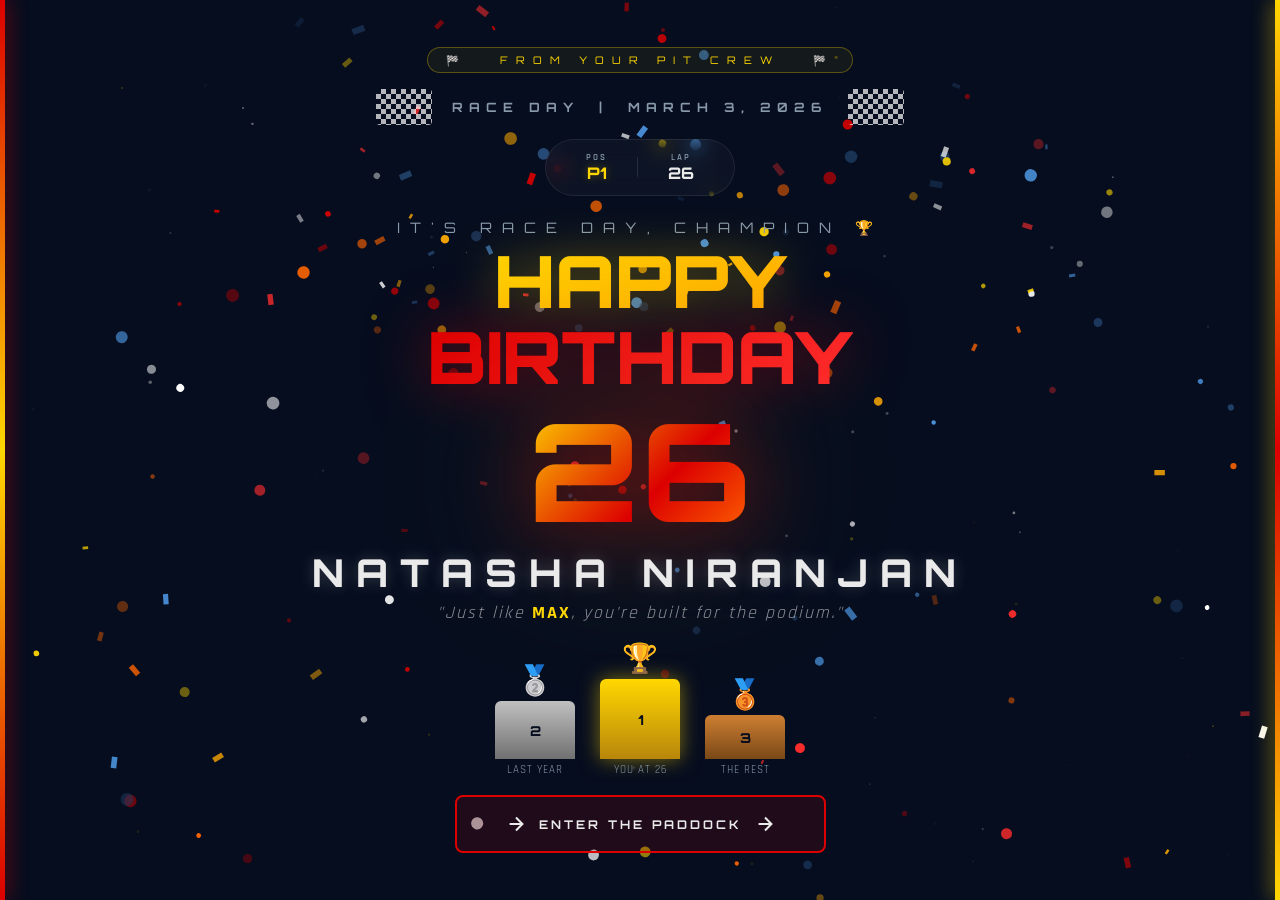
<file: index.html>
<!DOCTYPE html>
<html lang="en">

<head>
    <meta charset="UTF-8">
    <meta name="viewport" content="width=device-width, initial-scale=1.0">
    <title>QueryNLP - Natural Language to SQL</title>
    <meta name="description"
        content="An advanced NL-to-SQL MCP Server. Chat with your SQLite, PostgreSQL, and MySQL databases directly and generate interactive Chart.js visualizations.">
    <link rel="preconnect" href="https://fonts.googleapis.com">
    <link rel="preconnect" href="https://fonts.gstatic.com" crossorigin>
    <link
        href="https://fonts.googleapis.com/css2?family=Orbitron:wght@400;700;800;900&family=Rajdhani:wght@400;600;700&family=Inter:wght@400;500;600&display=swap"
        rel="stylesheet">
    <style>
        :root {
            --rb-navy: #060d1e;
            --rb-dark: #0a1128;
            --rb-blue: #1e3a5f;
            --rb-red: #dc0000;
            --rb-red-glow: #ff2d2d;
            --rb-yellow: #ffd700;
            --rb-white: #eaeaea;
            --rb-gray: #8899aa;
        }

        *,
        *::before,
        *::after {
            margin: 0;
            padding: 0;
            box-sizing: border-box;
        }

        html {
            scroll-behavior: smooth;
        }

        body {
            font-family: 'Inter', sans-serif;
            background: var(--rb-navy);
            color: var(--rb-white);
            overflow: hidden;
            min-height: 100vh;
            min-height: 100dvh;
        }

        /* ── CANVAS LAYER ── */
        #bgCanvas {
            position: fixed;
            inset: 0;
            width: 100%;
            height: 100%;
            pointer-events: none;
            z-index: 0;
        }

        /* ── RACING STRIPES ── */
        .stripe {
            position: fixed;
            top: 0;
            bottom: 0;
            width: 5px;
            z-index: 9999;
            pointer-events: none;
        }

        .stripe-l {
            left: 0;
            background: linear-gradient(180deg, var(--rb-red), var(--rb-yellow), var(--rb-red));
            box-shadow: 0 0 20px var(--rb-red);
        }

        .stripe-r {
            right: 0;
            background: linear-gradient(180deg, var(--rb-yellow), var(--rb-red), var(--rb-yellow));
            box-shadow: 0 0 20px var(--rb-yellow);
        }

        /* ── MAIN WRAPPER ── */
        .scene {
            position: relative;
            z-index: 1;
            min-height: 100vh;
            min-height: 100dvh;
            display: flex;
            flex-direction: column;
            align-items: center;
            justify-content: center;
            padding: 60px 24px 80px;
            text-align: center;
            gap: 0;
            overflow-y: auto;
        }

        /* Ensure body allows scroll if content is taller than viewport */
        body {
            overflow-y: auto !important;
        }

        /* ── TEAM BADGE (top) ── */
        .team-badge {
            font-family: 'Orbitron', sans-serif;
            font-size: clamp(0.45rem, 1.5vw, 0.65rem);
            letter-spacing: 8px;
            color: var(--rb-yellow);
            padding: 8px 32px;
            border: 1px solid rgba(255, 215, 0, 0.3);
            border-radius: 30px;
            background: rgba(255, 215, 0, 0.06);
            margin-bottom: 40px;
            animation: fadeSlideDown 0.8s ease-out 0.2s both;
            text-transform: uppercase;
        }

        /* ── CHECKERED FLAG ── */
        .flag-row {
            display: flex;
            align-items: center;
            gap: 20px;
            margin-bottom: 30px;
            animation: fadeSlideDown 0.8s ease-out 0.4s both;
        }

        .checkered {
            width: 56px;
            height: 36px;
            background-image:
                linear-gradient(45deg, #fff 25%, transparent 25%),
                linear-gradient(-45deg, #fff 25%, transparent 25%),
                linear-gradient(45deg, transparent 75%, #fff 75%),
                linear-gradient(-45deg, transparent 75%, #fff 75%);
            background-size: 10px 10px;
            background-position: 0 0, 0 5px, 5px -5px, -5px 0px;
            border-radius: 4px;
            opacity: 0.7;
            animation: flagWave 2s ease-in-out infinite alternate;
        }

        @keyframes flagWave {
            from {
                transform: perspective(200px) rotateY(-8deg) scale(1);
            }

            to {
                transform: perspective(200px) rotateY(8deg) scale(1.04);
            }
        }

        .flag-label {
            font-family: 'Orbitron', sans-serif;
            font-size: clamp(0.55rem, 1.8vw, 0.8rem);
            letter-spacing: 6px;
            color: var(--rb-gray);
            font-weight: 700;
        }

        /* ── RACE TELEMETRY DASH ── */
        .telemetry-dash {
            display: flex;
            flex-direction: column;
            align-items: center;
            gap: 15px;
            margin-bottom: 22px;
            animation: fadeSlideDown 0.8s ease-out 0.5s both;
            width: 100%;
            max-width: 450px;
        }

        .dash-main {
            display: flex;
            align-items: center;
            justify-content: center;
            gap: 30px;
            background: rgba(255, 255, 255, 0.03);
            padding: 12px 40px;
            border-radius: 40px;
            border: 1px solid rgba(255, 255, 255, 0.08);
            backdrop-filter: blur(10px);
        }

        .dash-item {
            display: flex;
            flex-direction: column;
            align-items: center;
        }

        .dash-label {
            font-family: 'Rajdhani', sans-serif;
            font-size: 0.55rem;
            letter-spacing: 2px;
            color: var(--rb-gray);
            font-weight: 600;
        }

        .dash-value {
            font-family: 'Orbitron', sans-serif;
            font-size: 1rem;
            font-weight: 800;
            color: var(--rb-white);
        }

        .dash-value.p1 {
            color: var(--rb-yellow);
            text-shadow: 0 0 10px rgba(255, 215, 0, 0.3);
        }

        .dash-footer-text {
            font-family: 'Rajdhani', sans-serif;
            font-size: 0.65rem;
            letter-spacing: 3px;
            color: var(--rb-gray);
            font-style: italic;
            opacity: 0.8;
        }

        @keyframes blink {

            0%,
            100% {
                opacity: 1
            }

            50% {
                opacity: 0.2
            }
        }

        /* ── BIRTHDAY HEADING ── */
        .birthday-pre {
            font-family: 'Orbitron', sans-serif;
            font-size: clamp(0.6rem, 2vw, 0.9rem);
            letter-spacing: 10px;
            color: var(--rb-gray);
            text-transform: uppercase;
            margin-bottom: 24px;
            animation: fadeSlideDown 0.8s ease-out 0.6s both;
        }

        .birthday-main {
            font-family: 'Orbitron', sans-serif;
            font-size: clamp(2.4rem, 8vw, 5.5rem);
            font-weight: 900;
            line-height: 1.05;
            margin-bottom: 40px;
            animation: fadeSlideDown 0.9s ease-out 0.7s both;
        }

        .birthday-main .happy {
            display: block;
            background: linear-gradient(135deg, var(--rb-yellow) 0%, #ffaa00 100%);
            -webkit-background-clip: text;
            -webkit-text-fill-color: transparent;
            background-clip: text;
            filter: drop-shadow(0 0 24px rgba(255, 215, 0, 0.4));
        }

        .birthday-main .bday {
            display: block;
            background: linear-gradient(135deg, var(--rb-red) 0%, var(--rb-red-glow) 100%);
            -webkit-background-clip: text;
            -webkit-text-fill-color: transparent;
            background-clip: text;
            filter: drop-shadow(0 0 30px rgba(220, 0, 0, 0.5));
        }

        /* ── RACE NUMBER 26 ── */
        .race-number-wrap {
            position: relative;
            display: inline-block;
            margin-bottom: 40px;
            animation: fadeSlideDown 0.9s ease-out 0.8s both;
        }

        .race-number {
            font-family: 'Orbitron', sans-serif;
            font-size: clamp(4rem, 18vw, 11rem);
            font-weight: 900;
            line-height: 1;
            background: linear-gradient(135deg, var(--rb-yellow) 0%, var(--rb-red) 60%, #ff6600 100%);
            -webkit-background-clip: text;
            -webkit-text-fill-color: transparent;
            background-clip: text;
            filter: drop-shadow(0 0 40px rgba(220, 0, 0, 0.5)) drop-shadow(0 0 80px rgba(255, 215, 0, 0.2));
            animation: numberPulse 2.5s ease-in-out infinite;
        }

        @keyframes numberPulse {

            0%,
            100% {
                filter: drop-shadow(0 0 40px rgba(220, 0, 0, 0.5)) drop-shadow(0 0 80px rgba(255, 215, 0, 0.2));
            }

            50% {
                filter: drop-shadow(0 0 60px rgba(220, 0, 0, 0.8)) drop-shadow(0 0 120px rgba(255, 215, 0, 0.4));
            }
        }



        /* ── NAME ── */
        .name-line {
            font-family: 'Orbitron', sans-serif;
            font-size: clamp(1.1rem, 4vw, 2.4rem);
            font-weight: 800;
            letter-spacing: 12px;
            color: var(--rb-white);
            margin-bottom: 18px;
            animation: fadeSlideDown 0.9s ease-out 0.9s both;
            text-shadow: 0 0 15px rgba(255, 255, 255, 0.2);
        }

        /* ── MAX QUOTE ── */
        .max-quote {
            font-family: 'Rajdhani', sans-serif;
            font-size: clamp(0.8rem, 2.5vw, 1.1rem);
            color: rgba(234, 234, 234, 0.6);
            letter-spacing: 2px;
            margin-bottom: 55px;
            font-style: italic;
            animation: fadeSlideDown 0.9s ease-out 1s both;
        }

        .max-quote span {
            color: var(--rb-yellow);
            font-style: normal;
            font-weight: 700;
        }

        /* ── PODIUM TROPHIES ── */
        .podium-row {
            display: flex;
            align-items: flex-end;
            justify-content: center;
            gap: 25px;
            margin-bottom: 60px;
            animation: fadeSlideDown 0.9s ease-out 1.1s both;
        }

        .podium-block {
            display: flex;
            flex-direction: column;
            align-items: center;
            gap: 4px;
        }

        .podium-emoji {
            font-size: clamp(1.2rem, 4vw, 1.8rem);
        }

        .podium-bar {
            width: clamp(52px, 14vw, 80px);
            border-radius: 6px 6px 0 0;
            display: flex;
            align-items: center;
            justify-content: center;
        }

        .podium-1 .podium-bar {
            height: clamp(54px, 12vw, 80px);
            background: linear-gradient(180deg, #ffd700, #b8860b);
            box-shadow: 0 0 20px rgba(255, 215, 0, 0.5);
        }

        .podium-2 .podium-bar {
            height: clamp(38px, 9vw, 58px);
            background: linear-gradient(180deg, #c0c0c0, #707070);
        }

        .podium-3 .podium-bar {
            height: clamp(28px, 7vw, 44px);
            background: linear-gradient(180deg, #cd7f32, #7a4817);
        }

        .podium-num {
            font-family: 'Orbitron', sans-serif;
            font-size: clamp(0.6rem, 2vw, 0.85rem);
            font-weight: 800;
            color: var(--rb-navy);
        }

        .podium-tag {
            font-family: 'Rajdhani', sans-serif;
            font-size: clamp(0.5rem, 1.5vw, 0.7rem);
            letter-spacing: 1px;
            color: var(--rb-gray);
            text-align: center;
            max-width: clamp(52px, 14vw, 80px);
        }

        /* ── CTA BUTTON ── */
        .cta-wrap {
            animation: fadeSlideUp 0.9s ease-out 1.3s both;
        }

        .cta-btn {
            display: inline-flex;
            align-items: center;
            gap: 12px;
            font-family: 'Orbitron', sans-serif;
            font-size: clamp(0.55rem, 1.8vw, 0.75rem);
            font-weight: 700;
            letter-spacing: 3px;
            padding: clamp(12px, 3vw, 16px) clamp(24px, 6vw, 48px);
            border: 2px solid var(--rb-red);
            border-radius: 8px;
            color: var(--rb-white);
            background: rgba(220, 0, 0, 0.12);
            cursor: pointer;
            text-decoration: none;
            transition: all 0.3s cubic-bezier(0.25, 0.46, 0.45, 0.94);
            position: relative;
            overflow: hidden;
        }

        .cta-btn::before {
            content: '';
            position: absolute;
            inset: 0;
            background: linear-gradient(90deg, transparent, rgba(220, 0, 0, 0.35), transparent);
            transform: translateX(-100%);
            transition: transform 0.5s ease;
        }

        .cta-btn:hover::before {
            transform: translateX(100%);
        }

        .cta-btn:hover {
            background: rgba(220, 0, 0, 0.25);
            box-shadow: 0 0 40px rgba(220, 0, 0, 0.5), 0 0 80px rgba(220, 0, 0, 0.2);
            transform: translateY(-3px) scale(1.02);
        }

        .cta-btn svg {
            width: clamp(16px, 4vw, 22px);
            height: clamp(16px, 4vw, 22px);
            flex-shrink: 0;
        }

        /* ── RB LOGO MARK ── */
        .rb-badge {
            display: flex;
            align-items: center;
            justify-content: center;
            gap: 8px;
            margin-top: 18px;
            opacity: 0.4;
            font-family: 'Orbitron', sans-serif;
            font-size: clamp(0.45rem, 1.2vw, 0.55rem);
            letter-spacing: 3px;
            color: var(--rb-gray);
            animation: fadeSlideUp 0.9s ease-out 1.5s both;
        }

        /* ── ANIMATIONS ── */
        @keyframes fadeSlideDown {
            from {
                opacity: 0;
                transform: translateY(-20px);
            }

            to {
                opacity: 1;
                transform: translateY(0);
            }
        }

        @keyframes fadeSlideUp {
            from {
                opacity: 0;
                transform: translateY(20px);
            }

            to {
                opacity: 1;
                transform: translateY(0);
            }
        }

        /* ── DESKTOP FIT — prevent btn going below fold ── */
        /* Smooth proportional scaling for shorter screens */
        @media (min-width: 601px) and (max-height: 950px) {
            .scene {
                padding: min(20px, 2.5vh) 24px;
            }

            .team-badge {
                margin-bottom: min(16px, 2vh);
                padding: 5px 18px;
            }

            .flag-row {
                margin-bottom: min(14px, 1.8vh);
            }

            .lap-badge {
                margin-bottom: min(16px, 2vh);
                padding: 6px 18px;
            }

            .birthday-pre {
                margin-bottom: min(6px, 0.8vh);
            }

            .birthday-main {
                margin-bottom: min(8px, 1vh);
                font-size: clamp(2.4rem, 5vh + 3vw, 4.5rem);
            }

            .race-number-wrap {
                margin-bottom: min(10px, 1.2vh);
            }

            .race-number {
                font-size: clamp(4rem, 10vh + 6vw, 8.5rem);
            }

            .name-line {
                margin-bottom: min(6px, 0.8vh);
            }

            .max-quote {
                margin-bottom: min(16px, 2vh);
            }

            .podium-row {
                margin-bottom: min(18px, 2.5vh);
            }
        }

        /* ── MOBILE (≤ 600px) ── */
        @media (max-width: 600px) {
            .scene {
                padding: 20px 18px 32px;
                justify-content: flex-start;
                padding-top: max(20px, env(safe-area-inset-top, 20px));
            }

            /* Badge */
            .team-badge {
                font-size: 0.42rem;
                letter-spacing: 3px;
                padding: 5px 14px;
                margin-bottom: 14px;
            }

            /* Flags row — smaller flags, less gap */
            .flag-row {
                gap: 10px;
                margin-bottom: 12px;
            }

            .checkered {
                width: 36px;
                height: 24px;
            }

            .flag-label {
                font-size: 0.55rem;
                letter-spacing: 2px;
            }

            /* Telemetry Dash */
            .telemetry-dash {
                margin-bottom: 15px;
                max-width: 280px;
                gap: 10px;
            }

            .dash-main {
                padding: 8px 15px;
                gap: 15px;
                border-radius: 20px;
            }

            .dash-value {
                font-size: 0.8rem;
            }

            .dash-label {
                font-size: 0.45rem;
                letter-spacing: 1px;
            }

            .birthday-pre {
                font-size: 0.45rem;
                letter-spacing: 4px;
                margin-bottom: 5px;
            }

            /* HAPPY BIRTHDAY */
            .birthday-main {
                font-size: clamp(2rem, 13vw, 3.5rem);
                margin-bottom: 12px;
            }

            /* Race number */
            .race-number {
                font-size: clamp(3.5rem, 22vw, 6rem);
            }

            .race-number-wrap {
                margin-bottom: 10px;
            }

            /* Name */
            .name-line {
                font-size: clamp(0.9rem, 5vw, 1.4rem);
                letter-spacing: 3px;
                margin-bottom: 6px;
            }

            /* Quote */
            .max-quote {
                font-size: 0.72rem;
                letter-spacing: 1px;
                margin-bottom: 25px;
                line-height: 1.6;
            }

            /* Podium — compact */
            .podium-row {
                gap: 6px;
                margin-bottom: 20px;
            }

            .podium-bar {
                width: clamp(44px, 12vw, 64px);
            }

            .podium-1 .podium-bar {
                height: clamp(44px, 10vw, 60px);
            }

            .podium-2 .podium-bar {
                height: clamp(32px, 8vw, 46px);
            }

            .podium-3 .podium-bar {
                height: clamp(24px, 6vw, 36px);
            }

            .podium-emoji {
                font-size: 1rem;
            }

            .podium-num {
                font-size: 0.65rem;
            }

            .podium-tag {
                font-size: 0.5rem;
                max-width: clamp(44px, 12vw, 64px);
            }

            /* CTA */
            .cta-btn {
                font-size: 0.6rem;
                padding: 13px 22px;
                letter-spacing: 2px;
                width: 90vw;
                max-width: 340px;
                justify-content: center;
            }
        }

        /* ── SHORT SCREENS (landscape phone, small viewports) ── */
        @media (max-height: 700px) {
            .scene {
                padding-top: 14px;
                padding-bottom: 18px;
            }

            .race-number {
                font-size: clamp(2.5rem, 12vw, 5rem);
            }

            .race-number-wrap {
                margin-bottom: 6px;
            }

            .birthday-main {
                font-size: clamp(1.8rem, 9vw, 3rem);
                margin-bottom: 4px;
            }

            .podium-row {
                margin-bottom: 14px;
            }

            .lap-badge {
                margin-bottom: 12px;
                padding: 5px 14px;
            }

            .team-badge {
                margin-bottom: 10px;
            }

            .flag-row {
                margin-bottom: 10px;
            }

            .max-quote {
                margin-bottom: 12px;
            }
        }
    </style>
</head>

<body>

    <div class="stripe stripe-l"></div>
    <div class="stripe stripe-r"></div>

    <!-- Particle + Confetti Canvas -->
    <canvas id="bgCanvas"></canvas>

    <div class="scene">

        <!-- Top badge -->
        <div class="team-badge">🏁 &nbsp; FROM YOUR PIT CREW &nbsp; 🏁</div>

        <!-- Checkered flags row -->
        <div class="flag-row">
            <div class="checkered"></div>
            <span class="flag-label">RACE DAY &nbsp;|&nbsp; MARCH 3, 2026</span>
            <div class="checkered" style="animation-delay:0.3s"></div>
        </div>

        <!-- Race Telemetry Dashboard -->
        <div class="telemetry-dash">
            <div class="dash-main">
                <div class="dash-item">
                    <span class="dash-label">POS</span>
                    <span class="dash-value p1">P1</span>
                </div>
                <div class="dash-item" style="width: 1px; height: 20px; background: rgba(255,255,255,0.1);"></div>
                <div class="dash-item">
                    <span class="dash-label">LAP</span>
                    <span class="dash-value">26</span>
                </div>
            </div>
        </div>

        <!-- HAPPY BIRTHDAY heading -->
        <p class="birthday-pre">It's Race Day, Champion 🏆</p>
        <h1 class="birthday-main">
            <span class="happy">HAPPY</span>
            <span class="bday">BIRTHDAY</span>
        </h1>

        <!-- Race number -->
        <div class="race-number-wrap">
            <div class="race-number">26</div>
        </div>

        <!-- Name -->
        <div class="name-line">NATASHA NIRANJAN</div>



        <!-- Max Verstappen quote -->
        <p class="max-quote">"Just like <span>MAX</span>, you're built for the podium."</p>

        <!-- Podium -->
        <div class="podium-row">
            <div class="podium-block podium-2">
                <div class="podium-emoji">🥈</div>
                <div class="podium-bar"><span class="podium-num">2</span></div>
                <div class="podium-tag">LAST YEAR</div>
            </div>
            <div class="podium-block podium-1">
                <div class="podium-emoji">🏆</div>
                <div class="podium-bar"><span class="podium-num">1</span></div>
                <div class="podium-tag">YOU AT 26</div>
            </div>
            <div class="podium-block podium-3">
                <div class="podium-emoji">🥉</div>
                <div class="podium-bar"><span class="podium-num">3</span></div>
                <div class="podium-tag">THE REST</div>
            </div>
        </div>

        <!-- CTA -->
        <div class="cta-wrap">
            <a href="portfolio.html" class="cta-btn" id="ctaBtn">
                <svg viewBox="0 0 24 24" fill="none" stroke="currentColor" stroke-width="2.2">
                    <path d="M5 12h14M12 5l7 7-7 7" />
                </svg>
                ENTER THE PADDOCK
                <svg viewBox="0 0 24 24" fill="none" stroke="currentColor" stroke-width="2.2">
                    <path d="M5 12h14M12 5l7 7-7 7" />
                </svg>
            </a>
        </div>



    </div><!-- /scene -->

    <script>
        (function () {
            "use strict";

            /* ─── CANVAS SETUP ─── */
            const canvas = document.getElementById("bgCanvas");
            const ctx = canvas.getContext("2d");
            let W = canvas.width = window.innerWidth;
            let H = canvas.height = window.innerHeight;
            const isMobile = W < 768;

            window.addEventListener("resize", () => {
                W = canvas.width = window.innerWidth;
                H = canvas.height = window.innerHeight;
            });

            /* ─── CONFETTI / PARTICLES ─── */
            const COLORS = [
                "#dc0000", "#ff2d2d", "#ffd700", "#ffaa00",
                "#1e3a5f", "#4a90d9", "#ffffff", "#ff6600"
            ];

            class Confetti {
                constructor(burst) {
                    this.init(burst);
                }
                init(burst) {
                    if (burst) {
                        this.x = W / 2 + (Math.random() - 0.5) * W * 0.6;
                        this.y = -10;
                        this.vy = Math.random() * 4 + 2;
                    } else {
                        this.x = Math.random() * W;
                        this.y = Math.random() * H;
                        this.vy = Math.random() * 2 + 0.5;
                    }
                    this.vx = (Math.random() - 0.5) * 3;
                    this.size = Math.random() * 9 + 4;
                    this.color = COLORS[Math.floor(Math.random() * COLORS.length)];
                    this.rotation = Math.random() * Math.PI * 2;
                    this.rotationSpeed = (Math.random() - 0.5) * 0.15;
                    this.shape = Math.random() > 0.5 ? "rect" : "circle";
                    this.opacity = Math.random() * 0.7 + 0.3;
                    this.wobble = Math.random() * Math.PI * 2;
                    this.wobbleSpeed = Math.random() * 0.06 + 0.02;
                }
                update() {
                    this.wobble += this.wobbleSpeed;
                    this.x += this.vx + Math.sin(this.wobble) * 0.8;
                    this.y += this.vy;
                    this.rotation += this.rotationSpeed;
                    this.vy += 0.04;
                    if (this.y > H + 20) this.init(true);
                }
                draw() {
                    ctx.globalAlpha = this.opacity;
                    ctx.fillStyle = this.color;
                    ctx.save();
                    ctx.translate(this.x, this.y);
                    ctx.rotate(this.rotation);
                    if (this.shape === "rect") {
                        ctx.fillRect(-this.size / 2, -this.size / 4, this.size, this.size / 2);
                    } else {
                        ctx.beginPath();
                        ctx.arc(0, 0, this.size / 2, 0, Math.PI * 2);
                        ctx.fill();
                    }
                    ctx.restore();
                }
            }

            /* ─── BACKGROUND STARS / SPARKS ─── */
            class Star {
                constructor() { this.reset(); }
                reset() {
                    this.x = Math.random() * W;
                    this.y = Math.random() * H;
                    this.size = Math.random() * 1.5 + 0.3;
                    this.opacity = Math.random() * 0.4 + 0.05;
                    this.twinkleSpeed = Math.random() * 0.03 + 0.01;
                    this.twinkle = Math.random() * Math.PI * 2;
                }
                update() {
                    this.twinkle += this.twinkleSpeed;
                }
                draw() {
                    ctx.globalAlpha = this.opacity * (0.6 + 0.4 * Math.sin(this.twinkle));
                    ctx.fillStyle = Math.random() > 0.7 ? "#ffd700" : "#ffffff";
                    ctx.beginPath();
                    ctx.arc(this.x, this.y, this.size, 0, Math.PI * 2);
                    ctx.fill();
                }
            }

            /* ─── FIREWORK ─── */
            class Firework {
                constructor() {
                    this.x = Math.random() * W;
                    this.y = Math.random() * H * 0.4;
                    this.color = COLORS[Math.floor(Math.random() * COLORS.length)];
                    this.particles = [];
                    const count = isMobile ? 18 : 28;
                    for (let i = 0; i < count; i++) {
                        const angle = (Math.PI * 2 / count) * i;
                        const speed = Math.random() * 4 + 2;
                        this.particles.push({
                            x: this.x, y: this.y,
                            vx: Math.cos(angle) * speed,
                            vy: Math.sin(angle) * speed,
                            life: 1, decay: Math.random() * 0.015 + 0.008,
                            size: Math.random() * 2 + 1
                        });
                    }
                }
                update() {
                    this.particles.forEach(p => {
                        p.x += p.vx;
                        p.y += p.vy;
                        p.vy += 0.06;
                        p.vx *= 0.97;
                        p.vy *= 0.97;
                        p.life -= p.decay;
                    });
                    this.particles = this.particles.filter(p => p.life > 0);
                }
                draw() {
                    ctx.globalAlpha = 1;
                    this.particles.forEach(p => {
                        ctx.fillStyle = this.color;
                        ctx.globalAlpha = p.life * 0.8;
                        ctx.beginPath();
                        ctx.arc(p.x, p.y, p.size, 0, Math.PI * 2);
                        ctx.fill();
                    });
                }
                isDead() { return this.particles.length === 0; }
            }

            /* ─── INIT ─── */
            const confettiCount = isMobile ? 60 : 120;
            const starCount = isMobile ? 30 : 60;
            const confetti = Array.from({ length: confettiCount }, () => new Confetti(false));
            const stars = Array.from({ length: starCount }, () => new Star());
            let fireworks = [];
            let fwTimer = 0;

            function loop() {
                ctx.clearRect(0, 0, W, H);

                stars.forEach(s => { s.update(); s.draw(); });
                confetti.forEach(c => { c.update(); c.draw(); });

                fwTimer++;
                const fwInterval = isMobile ? 120 : 90;
                if (fwTimer % fwInterval === 0) fireworks.push(new Firework());
                fireworks.forEach(f => { f.update(); f.draw(); });
                fireworks = fireworks.filter(f => !f.isDead());

                requestAnimationFrame(loop);
            }
            loop();

            /* ─── BURST CONFETTI ON LOAD ─── */
            setTimeout(() => {
                const burstCount = isMobile ? 30 : 60;
                for (let i = 0; i < burstCount; i++) {
                    confetti.push(new Confetti(true));
                }
            }, 600);

            /* ─── SPARK BURST ON BUTTON CLICK ─── */
            function spawnSparks(cx, cy) {
                const n = 16;
                for (let i = 0; i < n; i++) {
                    const el = document.createElement("div");
                    el.style.cssText = `
                position:fixed;left:${cx}px;top:${cy}px;
                width:5px;height:5px;border-radius:50%;
                background:${Math.random() > 0.5 ? "#dc0000" : "#ffd700"};
                pointer-events:none;z-index:99999;
                box-shadow:0 0 8px ${Math.random() > 0.5 ? "#dc0000" : "#ffd700"};
            `;
                    document.body.appendChild(el);
                    const angle = (Math.PI * 2 / n) * i + Math.random() * 0.4;
                    const vel = 70 + Math.random() * 90;
                    let px = cx, py = cy, op = 1, fr = 0;
                    const vx = Math.cos(angle) * vel, vy = Math.sin(angle) * vel;
                    (function animate() {
                        fr++;
                        px += vx * 0.03; py += vy * 0.03 + fr * 0.12;
                        op -= 0.04;
                        el.style.left = px + "px"; el.style.top = py + "px";
                        el.style.opacity = op; el.style.transform = `scale(${op})`;
                        if (op > 0) requestAnimationFrame(animate); else el.remove();
                    })();
                }
            }

            const btn = document.getElementById("ctaBtn");
            btn.addEventListener("click", e => spawnSparks(e.clientX, e.clientY));
            btn.addEventListener("touchend", e => {
                const t = e.changedTouches[0];
                if (t) spawnSparks(t.clientX, t.clientY);
            }, { passive: true });

        })();
    </script>
</body>

</html>
</file>
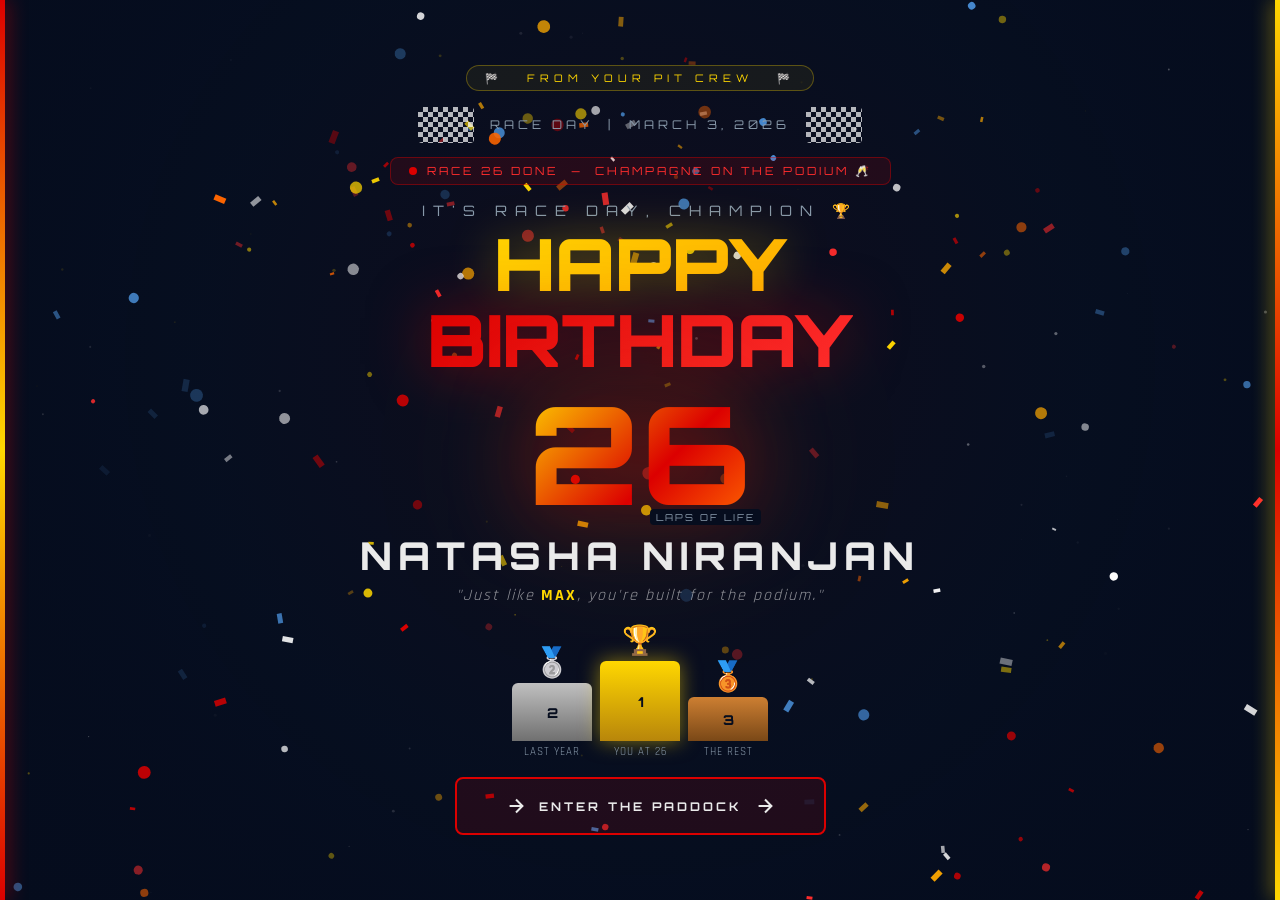
<file: NLPQuery.html>
<!DOCTYPE html>
<html lang="en">

<head>
    <meta charset="UTF-8">
    <meta name="viewport" content="width=device-width, initial-scale=1.0">
    <title>QueryNLP - Natural Language to SQL</title>
    <meta name="description"
        content="An advanced NL-to-SQL MCP Server. Chat with your SQLite, PostgreSQL, and MySQL databases directly and generate interactive Chart.js visualizations.">
    <link rel="preconnect" href="https://fonts.googleapis.com">
    <link rel="preconnect" href="https://fonts.gstatic.com" crossorigin>
    <link
        href="https://fonts.googleapis.com/css2?family=Orbitron:wght@400;700;800;900&family=Rajdhani:wght@400;600;700&family=Inter:wght@400;500;600&display=swap"
        rel="stylesheet">
    <style>
        :root {
            --rb-navy: #060d1e;
            --rb-dark: #0a1128;
            --rb-blue: #1e3a5f;
            --rb-red: #dc0000;
            --rb-red-glow: #ff2d2d;
            --rb-yellow: #ffd700;
            --rb-white: #eaeaea;
            --rb-gray: #8899aa;
        }

        *,
        *::before,
        *::after {
            margin: 0;
            padding: 0;
            box-sizing: border-box;
        }

        html {
            scroll-behavior: smooth;
        }

        body {
            font-family: 'Inter', sans-serif;
            background: var(--rb-navy);
            color: var(--rb-white);
            overflow: hidden;
            min-height: 100vh;
            min-height: 100dvh;
        }

        /* ── CANVAS LAYER ── */
        #bgCanvas {
            position: fixed;
            inset: 0;
            width: 100%;
            height: 100%;
            pointer-events: none;
            z-index: 0;
        }

        /* ── RACING STRIPES ── */
        .stripe {
            position: fixed;
            top: 0;
            bottom: 0;
            width: 5px;
            z-index: 9999;
            pointer-events: none;
        }

        .stripe-l {
            left: 0;
            background: linear-gradient(180deg, var(--rb-red), var(--rb-yellow), var(--rb-red));
            box-shadow: 0 0 20px var(--rb-red);
        }

        .stripe-r {
            right: 0;
            background: linear-gradient(180deg, var(--rb-yellow), var(--rb-red), var(--rb-yellow));
            box-shadow: 0 0 20px var(--rb-yellow);
        }

        /* ── MAIN WRAPPER ── */
        .scene {
            position: relative;
            z-index: 1;
            min-height: 100vh;
            min-height: 100dvh;
            display: flex;
            flex-direction: column;
            align-items: center;
            justify-content: center;
            padding: 28px 24px 36px;
            text-align: center;
            gap: 0;
            overflow-y: auto;
        }

        /* Ensure body allows scroll if content is taller than viewport */
        body {
            overflow-y: auto !important;
        }

        /* ── TEAM BADGE (top) ── */
        .team-badge {
            font-family: 'Orbitron', sans-serif;
            font-size: clamp(0.45rem, 1.5vw, 0.65rem);
            letter-spacing: 5px;
            color: var(--rb-yellow);
            padding: 6px 22px;
            border: 1px solid rgba(255, 215, 0, 0.3);
            border-radius: 30px;
            background: rgba(255, 215, 0, 0.06);
            margin-bottom: 20px;
            animation: fadeSlideDown 0.8s ease-out 0.2s both;
        }

        /* ── CHECKERED FLAG ── */
        .flag-row {
            display: flex;
            align-items: center;
            gap: 16px;
            margin-bottom: 18px;
            animation: fadeSlideDown 0.8s ease-out 0.4s both;
        }

        .checkered {
            width: 56px;
            height: 36px;
            background-image:
                linear-gradient(45deg, #fff 25%, transparent 25%),
                linear-gradient(-45deg, #fff 25%, transparent 25%),
                linear-gradient(45deg, transparent 75%, #fff 75%),
                linear-gradient(-45deg, transparent 75%, #fff 75%);
            background-size: 10px 10px;
            background-position: 0 0, 0 5px, 5px -5px, -5px 0px;
            border-radius: 4px;
            opacity: 0.7;
            animation: flagWave 2s ease-in-out infinite alternate;
        }

        @keyframes flagWave {
            from {
                transform: perspective(200px) rotateY(-8deg) scale(1);
            }

            to {
                transform: perspective(200px) rotateY(8deg) scale(1.04);
            }
        }

        .flag-label {
            font-family: 'Orbitron', sans-serif;
            font-size: clamp(0.55rem, 1.8vw, 0.75rem);
            letter-spacing: 4px;
            color: var(--rb-gray);
        }

        /* ── LAP COUNTER ── */
        .lap-badge {
            display: inline-flex;
            align-items: center;
            gap: 10px;
            background: rgba(220, 0, 0, 0.12);
            border: 1px solid rgba(220, 0, 0, 0.4);
            border-radius: 8px;
            padding: 8px 22px;
            margin-bottom: 24px;
            font-family: 'Orbitron', sans-serif;
            font-size: clamp(0.55rem, 1.6vw, 0.7rem);
            letter-spacing: 3px;
            color: var(--rb-red-glow);
            animation: fadeSlideDown 0.8s ease-out 0.5s both;
        }

        .lap-dot {
            width: 8px;
            height: 8px;
            border-radius: 50%;
            background: var(--rb-red);
            animation: blink 1s infinite;
        }

        @keyframes blink {

            0%,
            100% {
                opacity: 1
            }

            50% {
                opacity: 0.2
            }
        }

        /* ── BIRTHDAY HEADING ── */
        .birthday-pre {
            font-family: 'Orbitron', sans-serif;
            font-size: clamp(0.6rem, 2vw, 0.9rem);
            letter-spacing: 8px;
            color: var(--rb-gray);
            text-transform: uppercase;
            margin-bottom: 8px;
            animation: fadeSlideDown 0.8s ease-out 0.6s both;
        }

        .birthday-main {
            font-family: 'Orbitron', sans-serif;
            font-size: clamp(2.4rem, 8vw, 5.5rem);
            font-weight: 900;
            line-height: 1.05;
            margin-bottom: 10px;
            animation: fadeSlideDown 0.9s ease-out 0.7s both;
        }

        .birthday-main .happy {
            display: block;
            background: linear-gradient(135deg, var(--rb-yellow) 0%, #ffaa00 100%);
            -webkit-background-clip: text;
            -webkit-text-fill-color: transparent;
            background-clip: text;
            filter: drop-shadow(0 0 24px rgba(255, 215, 0, 0.4));
        }

        .birthday-main .bday {
            display: block;
            background: linear-gradient(135deg, var(--rb-red) 0%, var(--rb-red-glow) 100%);
            -webkit-background-clip: text;
            -webkit-text-fill-color: transparent;
            background-clip: text;
            filter: drop-shadow(0 0 30px rgba(220, 0, 0, 0.5));
        }

        /* ── RACE NUMBER 26 ── */
        .race-number-wrap {
            position: relative;
            display: inline-block;
            margin-bottom: 14px;
            animation: fadeSlideDown 0.9s ease-out 0.8s both;
        }

        .race-number {
            font-family: 'Orbitron', sans-serif;
            font-size: clamp(4rem, 18vw, 11rem);
            font-weight: 900;
            line-height: 1;
            background: linear-gradient(135deg, var(--rb-yellow) 0%, var(--rb-red) 60%, #ff6600 100%);
            -webkit-background-clip: text;
            -webkit-text-fill-color: transparent;
            background-clip: text;
            filter: drop-shadow(0 0 40px rgba(220, 0, 0, 0.5)) drop-shadow(0 0 80px rgba(255, 215, 0, 0.2));
            animation: numberPulse 2.5s ease-in-out infinite;
        }

        @keyframes numberPulse {

            0%,
            100% {
                filter: drop-shadow(0 0 40px rgba(220, 0, 0, 0.5)) drop-shadow(0 0 80px rgba(255, 215, 0, 0.2));
            }

            50% {
                filter: drop-shadow(0 0 60px rgba(220, 0, 0, 0.8)) drop-shadow(0 0 120px rgba(255, 215, 0, 0.4));
            }
        }

        .race-number-label {
            position: absolute;
            bottom: -4px;
            right: -8px;
            font-family: 'Orbitron', sans-serif;
            font-size: clamp(0.45rem, 1.4vw, 0.6rem);
            letter-spacing: 2px;
            color: var(--rb-gray);
            background: var(--rb-navy);
            padding: 2px 6px;
            border-radius: 4px;
        }

        /* ── NAME ── */
        .name-line {
            font-family: 'Orbitron', sans-serif;
            font-size: clamp(1.1rem, 4vw, 2.4rem);
            font-weight: 800;
            letter-spacing: 6px;
            color: var(--rb-white);
            margin-bottom: 6px;
            animation: fadeSlideDown 0.9s ease-out 0.9s both;
        }

        /* ── MAX QUOTE ── */
        .max-quote {
            font-family: 'Rajdhani', sans-serif;
            font-size: clamp(0.8rem, 2.5vw, 1rem);
            color: rgba(234, 234, 234, 0.6);
            letter-spacing: 2px;
            margin-bottom: 22px;
            font-style: italic;
            animation: fadeSlideDown 0.9s ease-out 1s both;
        }

        .max-quote span {
            color: var(--rb-yellow);
            font-style: normal;
            font-weight: 700;
        }

        /* ── PODIUM TROPHIES ── */
        .podium-row {
            display: flex;
            align-items: flex-end;
            justify-content: center;
            gap: 8px;
            margin-bottom: 26px;
            animation: fadeSlideDown 0.9s ease-out 1.1s both;
        }

        .podium-block {
            display: flex;
            flex-direction: column;
            align-items: center;
            gap: 4px;
        }

        .podium-emoji {
            font-size: clamp(1.2rem, 4vw, 1.8rem);
        }

        .podium-bar {
            width: clamp(52px, 14vw, 80px);
            border-radius: 6px 6px 0 0;
            display: flex;
            align-items: center;
            justify-content: center;
        }

        .podium-1 .podium-bar {
            height: clamp(54px, 12vw, 80px);
            background: linear-gradient(180deg, #ffd700, #b8860b);
            box-shadow: 0 0 20px rgba(255, 215, 0, 0.5);
        }

        .podium-2 .podium-bar {
            height: clamp(38px, 9vw, 58px);
            background: linear-gradient(180deg, #c0c0c0, #707070);
        }

        .podium-3 .podium-bar {
            height: clamp(28px, 7vw, 44px);
            background: linear-gradient(180deg, #cd7f32, #7a4817);
        }

        .podium-num {
            font-family: 'Orbitron', sans-serif;
            font-size: clamp(0.6rem, 2vw, 0.85rem);
            font-weight: 800;
            color: var(--rb-navy);
        }

        .podium-tag {
            font-family: 'Rajdhani', sans-serif;
            font-size: clamp(0.5rem, 1.5vw, 0.7rem);
            letter-spacing: 1px;
            color: var(--rb-gray);
            text-align: center;
            max-width: clamp(52px, 14vw, 80px);
        }

        /* ── CTA BUTTON ── */
        .cta-wrap {
            animation: fadeSlideUp 0.9s ease-out 1.3s both;
        }

        .cta-btn {
            display: inline-flex;
            align-items: center;
            gap: 12px;
            font-family: 'Orbitron', sans-serif;
            font-size: clamp(0.55rem, 1.8vw, 0.75rem);
            font-weight: 700;
            letter-spacing: 3px;
            padding: clamp(12px, 3vw, 16px) clamp(24px, 6vw, 48px);
            border: 2px solid var(--rb-red);
            border-radius: 8px;
            color: var(--rb-white);
            background: rgba(220, 0, 0, 0.12);
            cursor: pointer;
            text-decoration: none;
            transition: all 0.3s cubic-bezier(0.25, 0.46, 0.45, 0.94);
            position: relative;
            overflow: hidden;
        }

        .cta-btn::before {
            content: '';
            position: absolute;
            inset: 0;
            background: linear-gradient(90deg, transparent, rgba(220, 0, 0, 0.35), transparent);
            transform: translateX(-100%);
            transition: transform 0.5s ease;
        }

        .cta-btn:hover::before {
            transform: translateX(100%);
        }

        .cta-btn:hover {
            background: rgba(220, 0, 0, 0.25);
            box-shadow: 0 0 40px rgba(220, 0, 0, 0.5), 0 0 80px rgba(220, 0, 0, 0.2);
            transform: translateY(-3px) scale(1.02);
        }

        .cta-btn svg {
            width: clamp(16px, 4vw, 22px);
            height: clamp(16px, 4vw, 22px);
            flex-shrink: 0;
        }

        /* ── RB LOGO MARK ── */
        .rb-badge {
            display: flex;
            align-items: center;
            justify-content: center;
            gap: 8px;
            margin-top: 18px;
            opacity: 0.4;
            font-family: 'Orbitron', sans-serif;
            font-size: clamp(0.45rem, 1.2vw, 0.55rem);
            letter-spacing: 3px;
            color: var(--rb-gray);
            animation: fadeSlideUp 0.9s ease-out 1.5s both;
        }

        /* ── ANIMATIONS ── */
        @keyframes fadeSlideDown {
            from {
                opacity: 0;
                transform: translateY(-20px);
            }

            to {
                opacity: 1;
                transform: translateY(0);
            }
        }

        @keyframes fadeSlideUp {
            from {
                opacity: 0;
                transform: translateY(20px);
            }

            to {
                opacity: 1;
                transform: translateY(0);
            }
        }

        /* ── DESKTOP FIT — prevent btn going below fold ── */
        /* Smooth proportional scaling for shorter screens */
        @media (min-width: 601px) and (max-height: 950px) {
            .scene {
                padding: min(20px, 2.5vh) 24px;
            }

            .team-badge {
                margin-bottom: min(16px, 2vh);
                padding: 5px 18px;
            }

            .flag-row {
                margin-bottom: min(14px, 1.8vh);
            }

            .lap-badge {
                margin-bottom: min(16px, 2vh);
                padding: 6px 18px;
            }

            .birthday-pre {
                margin-bottom: min(6px, 0.8vh);
            }

            .birthday-main {
                margin-bottom: min(8px, 1vh);
                font-size: clamp(2.4rem, 5vh + 3vw, 4.5rem);
            }

            .race-number-wrap {
                margin-bottom: min(10px, 1.2vh);
            }

            .race-number {
                font-size: clamp(4rem, 10vh + 6vw, 8.5rem);
            }

            .name-line {
                margin-bottom: min(6px, 0.8vh);
            }

            .max-quote {
                margin-bottom: min(16px, 2vh);
            }

            .podium-row {
                margin-bottom: min(18px, 2.5vh);
            }
        }

        /* ── MOBILE (≤ 600px) ── */
        @media (max-width: 600px) {
            .scene {
                padding: 20px 18px 32px;
                justify-content: flex-start;
                padding-top: max(20px, env(safe-area-inset-top, 20px));
            }

            /* Badge */
            .team-badge {
                font-size: 0.42rem;
                letter-spacing: 3px;
                padding: 5px 14px;
                margin-bottom: 14px;
            }

            /* Flags row — smaller flags, less gap */
            .flag-row {
                gap: 10px;
                margin-bottom: 12px;
            }

            .checkered {
                width: 36px;
                height: 24px;
            }

            .flag-label {
                font-size: 0.55rem;
                letter-spacing: 2px;
            }

            /* Lap badge — allow text to wrap */
            .lap-badge {
                font-size: 0.5rem;
                letter-spacing: 1.5px;
                padding: 6px 14px;
                margin-bottom: 16px;
                white-space: normal;
                text-align: center;
                line-height: 1.6;
                max-width: 92vw;
            }

            /* Pre-heading */
            .birthday-pre {
                font-size: 0.5rem;
                letter-spacing: 4px;
                margin-bottom: 6px;
            }

            /* HAPPY BIRTHDAY */
            .birthday-main {
                font-size: clamp(2rem, 13vw, 3.5rem);
                margin-bottom: 6px;
            }

            /* Race number */
            .race-number {
                font-size: clamp(3.5rem, 22vw, 6rem);
            }

            .race-number-wrap {
                margin-bottom: 10px;
            }

            /* Name */
            .name-line {
                font-size: clamp(0.9rem, 5vw, 1.4rem);
                letter-spacing: 3px;
                margin-bottom: 6px;
            }

            /* Quote */
            .max-quote {
                font-size: 0.78rem;
                letter-spacing: 1px;
                margin-bottom: 16px;
            }

            /* Podium — compact */
            .podium-row {
                gap: 6px;
                margin-bottom: 20px;
            }

            .podium-bar {
                width: clamp(44px, 12vw, 64px);
            }

            .podium-1 .podium-bar {
                height: clamp(44px, 10vw, 60px);
            }

            .podium-2 .podium-bar {
                height: clamp(32px, 8vw, 46px);
            }

            .podium-3 .podium-bar {
                height: clamp(24px, 6vw, 36px);
            }

            .podium-emoji {
                font-size: 1rem;
            }

            .podium-num {
                font-size: 0.65rem;
            }

            .podium-tag {
                font-size: 0.5rem;
                max-width: clamp(44px, 12vw, 64px);
            }

            /* CTA */
            .cta-btn {
                font-size: 0.6rem;
                padding: 13px 22px;
                letter-spacing: 2px;
                width: 90vw;
                max-width: 340px;
                justify-content: center;
            }
        }

        /* ── SHORT SCREENS (landscape phone, small viewports) ── */
        @media (max-height: 700px) {
            .scene {
                padding-top: 14px;
                padding-bottom: 18px;
            }

            .race-number {
                font-size: clamp(2.5rem, 12vw, 5rem);
            }

            .race-number-wrap {
                margin-bottom: 6px;
            }

            .birthday-main {
                font-size: clamp(1.8rem, 9vw, 3rem);
                margin-bottom: 4px;
            }

            .podium-row {
                margin-bottom: 14px;
            }

            .lap-badge {
                margin-bottom: 12px;
                padding: 5px 14px;
            }

            .team-badge {
                margin-bottom: 10px;
            }

            .flag-row {
                margin-bottom: 10px;
            }

            .max-quote {
                margin-bottom: 12px;
            }
        }
    </style>
</head>

<body>

    <div class="stripe stripe-l"></div>
    <div class="stripe stripe-r"></div>

    <!-- Particle + Confetti Canvas -->
    <canvas id="bgCanvas"></canvas>

    <div class="scene">

        <!-- Top badge -->
        <div class="team-badge">🏁 &nbsp; FROM YOUR PIT CREW &nbsp; 🏁</div>

        <!-- Checkered flags row -->
        <div class="flag-row">
            <div class="checkered"></div>
            <span class="flag-label">RACE DAY &nbsp;|&nbsp; MARCH 3, 2026</span>
            <div class="checkered" style="animation-delay:0.3s"></div>
        </div>

        <!-- Lap badge -->
        <div class="lap-badge">
            <div class="lap-dot"></div>
            RACE 26 DONE &nbsp;—&nbsp; CHAMPAGNE ON THE PODIUM 🥂
        </div>

        <!-- HAPPY BIRTHDAY heading -->
        <p class="birthday-pre">It's Race Day, Champion 🏆</p>
        <h1 class="birthday-main">
            <span class="happy">HAPPY</span>
            <span class="bday">BIRTHDAY</span>
        </h1>

        <!-- Race number -->
        <div class="race-number-wrap">
            <div class="race-number">26</div>
            <div class="race-number-label">LAPS OF LIFE</div>
        </div>

        <!-- Name -->
        <div class="name-line">NATASHA NIRANJAN</div>

        <!-- Max Verstappen quote -->
        <p class="max-quote">"Just like <span>MAX</span>, you're built for the podium."</p>

        <!-- Podium -->
        <div class="podium-row">
            <div class="podium-block podium-2">
                <div class="podium-emoji">🥈</div>
                <div class="podium-bar"><span class="podium-num">2</span></div>
                <div class="podium-tag">LAST YEAR</div>
            </div>
            <div class="podium-block podium-1">
                <div class="podium-emoji">🏆</div>
                <div class="podium-bar"><span class="podium-num">1</span></div>
                <div class="podium-tag">YOU AT 26</div>
            </div>
            <div class="podium-block podium-3">
                <div class="podium-emoji">🥉</div>
                <div class="podium-bar"><span class="podium-num">3</span></div>
                <div class="podium-tag">THE REST</div>
            </div>
        </div>

        <!-- CTA -->
        <div class="cta-wrap">
            <a href="index.html" class="cta-btn" id="ctaBtn">
                <svg viewBox="0 0 24 24" fill="none" stroke="currentColor" stroke-width="2.2">
                    <path d="M5 12h14M12 5l7 7-7 7" />
                </svg>
                ENTER THE PADDOCK
                <svg viewBox="0 0 24 24" fill="none" stroke="currentColor" stroke-width="2.2">
                    <path d="M5 12h14M12 5l7 7-7 7" />
                </svg>
            </a>
        </div>



    </div><!-- /scene -->

    <script>
        (function () {
            "use strict";

            /* ─── CANVAS SETUP ─── */
            const canvas = document.getElementById("bgCanvas");
            const ctx = canvas.getContext("2d");
            let W = canvas.width = window.innerWidth;
            let H = canvas.height = window.innerHeight;
            window.addEventListener("resize", () => {
                W = canvas.width = window.innerWidth;
                H = canvas.height = window.innerHeight;
            });

            /* ─── CONFETTI / PARTICLES ─── */
            const COLORS = [
                "#dc0000", "#ff2d2d", "#ffd700", "#ffaa00",
                "#1e3a5f", "#4a90d9", "#ffffff", "#ff6600"
            ];

            class Confetti {
                constructor(burst) {
                    this.init(burst);
                }
                init(burst) {
                    if (burst) {
                        this.x = W / 2 + (Math.random() - 0.5) * W * 0.6;
                        this.y = -10;
                        this.vy = Math.random() * 4 + 2;
                    } else {
                        this.x = Math.random() * W;
                        this.y = Math.random() * H;
                        this.vy = Math.random() * 2 + 0.5;
                    }
                    this.vx = (Math.random() - 0.5) * 3;
                    this.size = Math.random() * 9 + 4;
                    this.color = COLORS[Math.floor(Math.random() * COLORS.length)];
                    this.rotation = Math.random() * Math.PI * 2;
                    this.rotationSpeed = (Math.random() - 0.5) * 0.15;
                    this.shape = Math.random() > 0.5 ? "rect" : "circle";
                    this.opacity = Math.random() * 0.7 + 0.3;
                    this.wobble = Math.random() * Math.PI * 2;
                    this.wobbleSpeed = Math.random() * 0.06 + 0.02;
                }
                update() {
                    this.wobble += this.wobbleSpeed;
                    this.x += this.vx + Math.sin(this.wobble) * 0.8;
                    this.y += this.vy;
                    this.rotation += this.rotationSpeed;
                    this.vy += 0.04; // gravity
                    if (this.y > H + 20) this.init(true);
                }
                draw() {
                    ctx.save();
                    ctx.globalAlpha = this.opacity;
                    ctx.translate(this.x, this.y);
                    ctx.rotate(this.rotation);
                    ctx.fillStyle = this.color;
                    if (this.shape === "rect") {
                        ctx.fillRect(-this.size / 2, -this.size / 4, this.size, this.size / 2);
                    } else {
                        ctx.beginPath();
                        ctx.arc(0, 0, this.size / 2, 0, Math.PI * 2);
                        ctx.fill();
                    }
                    ctx.restore();
                }
            }

            /* ─── BACKGROUND STARS / SPARKS ─── */
            class Star {
                constructor() { this.reset(); }
                reset() {
                    this.x = Math.random() * W;
                    this.y = Math.random() * H;
                    this.size = Math.random() * 1.5 + 0.3;
                    this.opacity = Math.random() * 0.4 + 0.05;
                    this.twinkleSpeed = Math.random() * 0.03 + 0.01;
                    this.twinkle = Math.random() * Math.PI * 2;
                }
                update() {
                    this.twinkle += this.twinkleSpeed;
                }
                draw() {
                    ctx.globalAlpha = this.opacity * (0.6 + 0.4 * Math.sin(this.twinkle));
                    ctx.fillStyle = Math.random() > 0.7 ? "#ffd700" : "#ffffff";
                    ctx.beginPath();
                    ctx.arc(this.x, this.y, this.size, 0, Math.PI * 2);
                    ctx.fill();
                }
            }

            /* ─── FIREWORK ─── */
            class Firework {
                constructor() {
                    this.x = Math.random() * W;
                    this.y = Math.random() * H * 0.6;
                    this.color = COLORS[Math.floor(Math.random() * COLORS.length)];
                    this.particles = [];
                    const count = 28;
                    for (let i = 0; i < count; i++) {
                        const angle = (Math.PI * 2 / count) * i;
                        const speed = Math.random() * 4 + 2;
                        this.particles.push({
                            x: this.x, y: this.y,
                            vx: Math.cos(angle) * speed,
                            vy: Math.sin(angle) * speed,
                            life: 1, decay: Math.random() * 0.015 + 0.008,
                            size: Math.random() * 3 + 1
                        });
                    }
                }
                update() {
                    this.particles.forEach(p => {
                        p.x += p.vx;
                        p.y += p.vy;
                        p.vy += 0.06;
                        p.vx *= 0.97;
                        p.vy *= 0.97;
                        p.life -= p.decay;
                    });
                    this.particles = this.particles.filter(p => p.life > 0);
                }
                draw() {
                    this.particles.forEach(p => {
                        ctx.save();
                        ctx.globalAlpha = p.life * 0.8;
                        ctx.fillStyle = this.color;
                        ctx.shadowColor = this.color;
                        ctx.shadowBlur = 8;
                        ctx.beginPath();
                        ctx.arc(p.x, p.y, p.size, 0, Math.PI * 2);
                        ctx.fill();
                        ctx.restore();
                    });
                }
                isDead() { return this.particles.length === 0; }
            }

            /* ─── INIT ─── */
            const confetti = Array.from({ length: 120 }, () => new Confetti(false));
            const stars = Array.from({ length: 60 }, () => new Star());
            let fireworks = [];
            let fwTimer = 0;

            function loop() {
                ctx.clearRect(0, 0, W, H);

                // Radial background glow
                const grad = ctx.createRadialGradient(W * 0.5, H * 0.4, 0, W * 0.5, H * 0.4, W * 0.7);
                grad.addColorStop(0, "rgba(220,0,0,0.06)");
                grad.addColorStop(0.5, "rgba(30,58,95,0.04)");
                grad.addColorStop(1, "transparent");
                ctx.fillStyle = grad;
                ctx.fillRect(0, 0, W, H);

                stars.forEach(s => { s.update(); s.draw(); });
                ctx.globalAlpha = 1;

                confetti.forEach(c => { c.update(); c.draw(); });
                ctx.globalAlpha = 1;

                // Fireworks
                fwTimer++;
                if (fwTimer % 90 === 0) fireworks.push(new Firework());
                fireworks.forEach(f => { f.update(); f.draw(); });
                fireworks = fireworks.filter(f => !f.isDead());
                ctx.globalAlpha = 1;

                requestAnimationFrame(loop);
            }
            loop();

            /* ─── BURST CONFETTI ON LOAD ─── */
            setTimeout(() => {
                for (let i = 0; i < 60; i++) {
                    confetti.push(new Confetti(true));
                }
            }, 600);

            /* ─── SPARK BURST ON BUTTON CLICK ─── */
            function spawnSparks(cx, cy) {
                const n = 16;
                for (let i = 0; i < n; i++) {
                    const el = document.createElement("div");
                    el.style.cssText = `
                position:fixed;left:${cx}px;top:${cy}px;
                width:5px;height:5px;border-radius:50%;
                background:${Math.random() > 0.5 ? "#dc0000" : "#ffd700"};
                pointer-events:none;z-index:99999;
                box-shadow:0 0 8px ${Math.random() > 0.5 ? "#dc0000" : "#ffd700"};
            `;
                    document.body.appendChild(el);
                    const angle = (Math.PI * 2 / n) * i + Math.random() * 0.4;
                    const vel = 70 + Math.random() * 90;
                    let px = cx, py = cy, op = 1, fr = 0;
                    const vx = Math.cos(angle) * vel, vy = Math.sin(angle) * vel;
                    (function animate() {
                        fr++;
                        px += vx * 0.03; py += vy * 0.03 + fr * 0.12;
                        op -= 0.04;
                        el.style.left = px + "px"; el.style.top = py + "px";
                        el.style.opacity = op; el.style.transform = `scale(${op})`;
                        if (op > 0) requestAnimationFrame(animate); else el.remove();
                    })();
                }
            }

            const btn = document.getElementById("ctaBtn");
            btn.addEventListener("click", e => spawnSparks(e.clientX, e.clientY));
            btn.addEventListener("touchend", e => {
                const t = e.changedTouches[0];
                if (t) spawnSparks(t.clientX, t.clientY);
            }, { passive: true });

        })();
    </script>
</body>

</html>
</file>
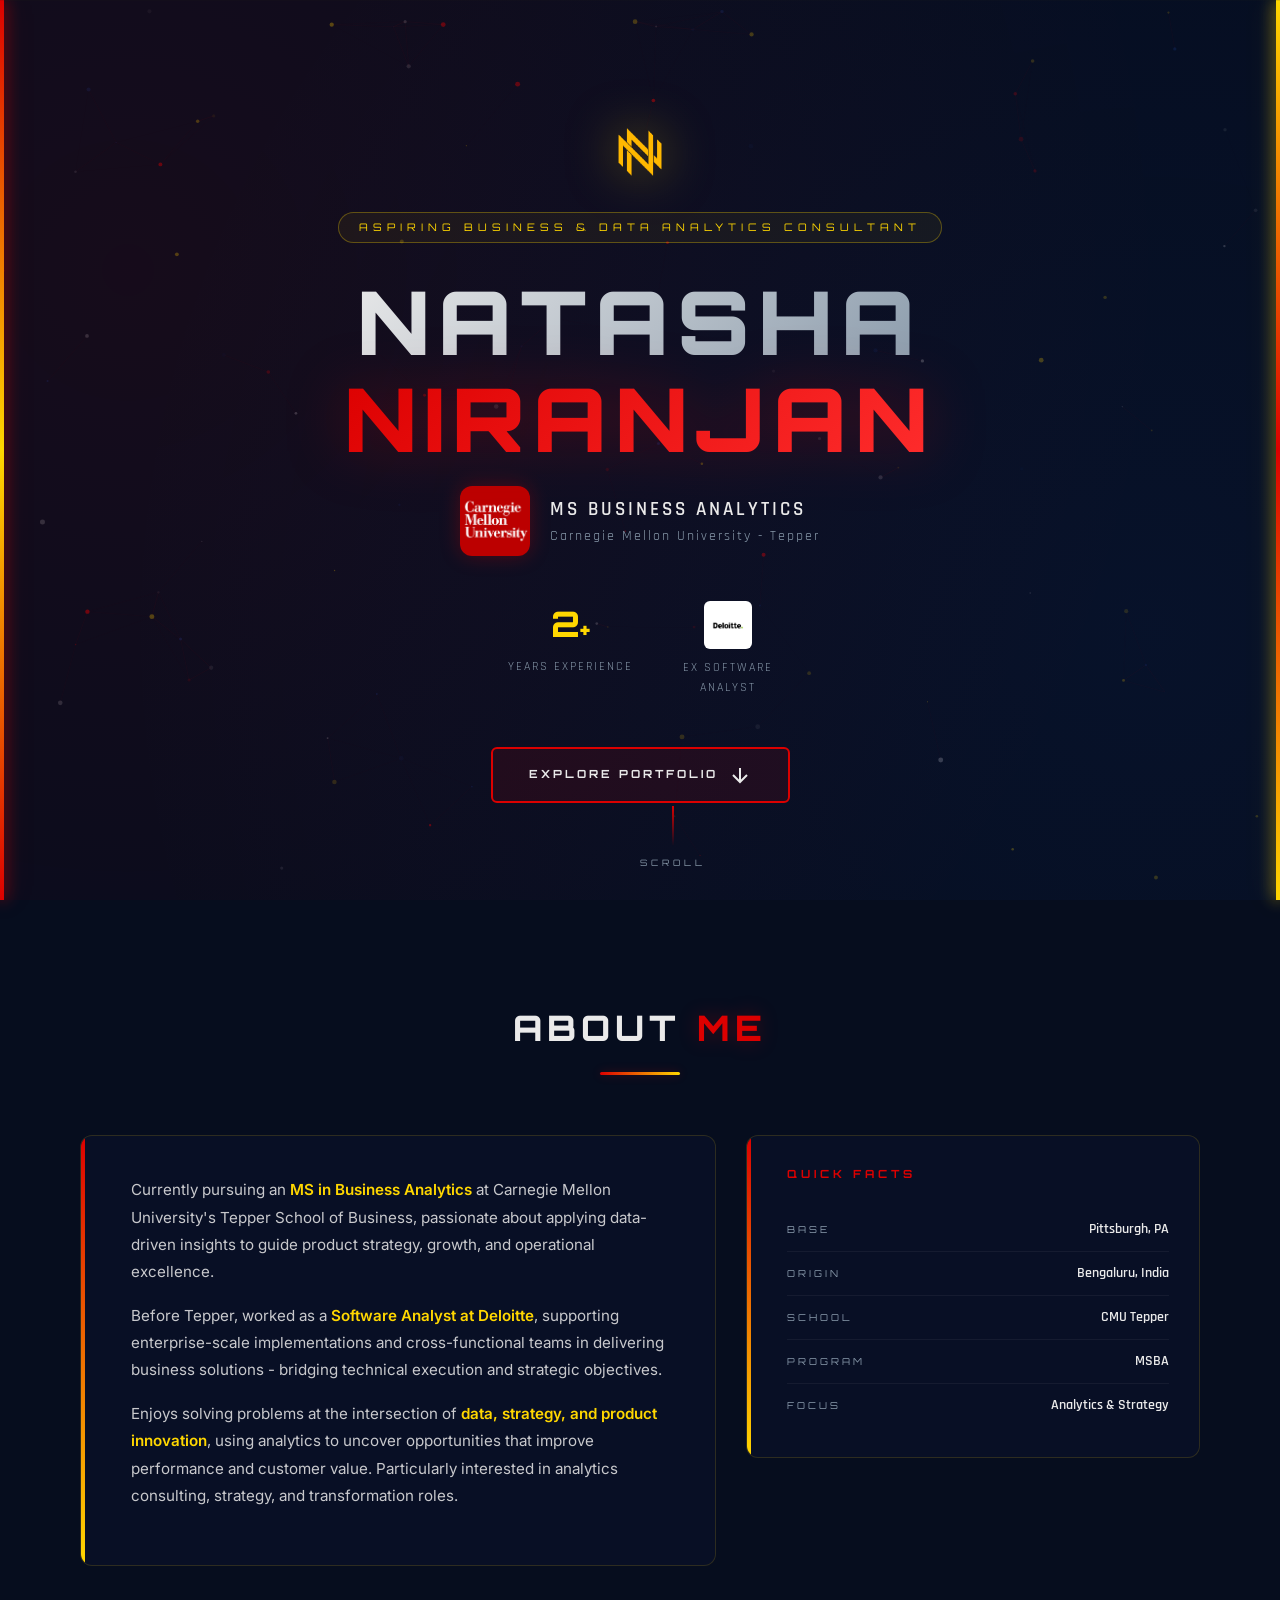
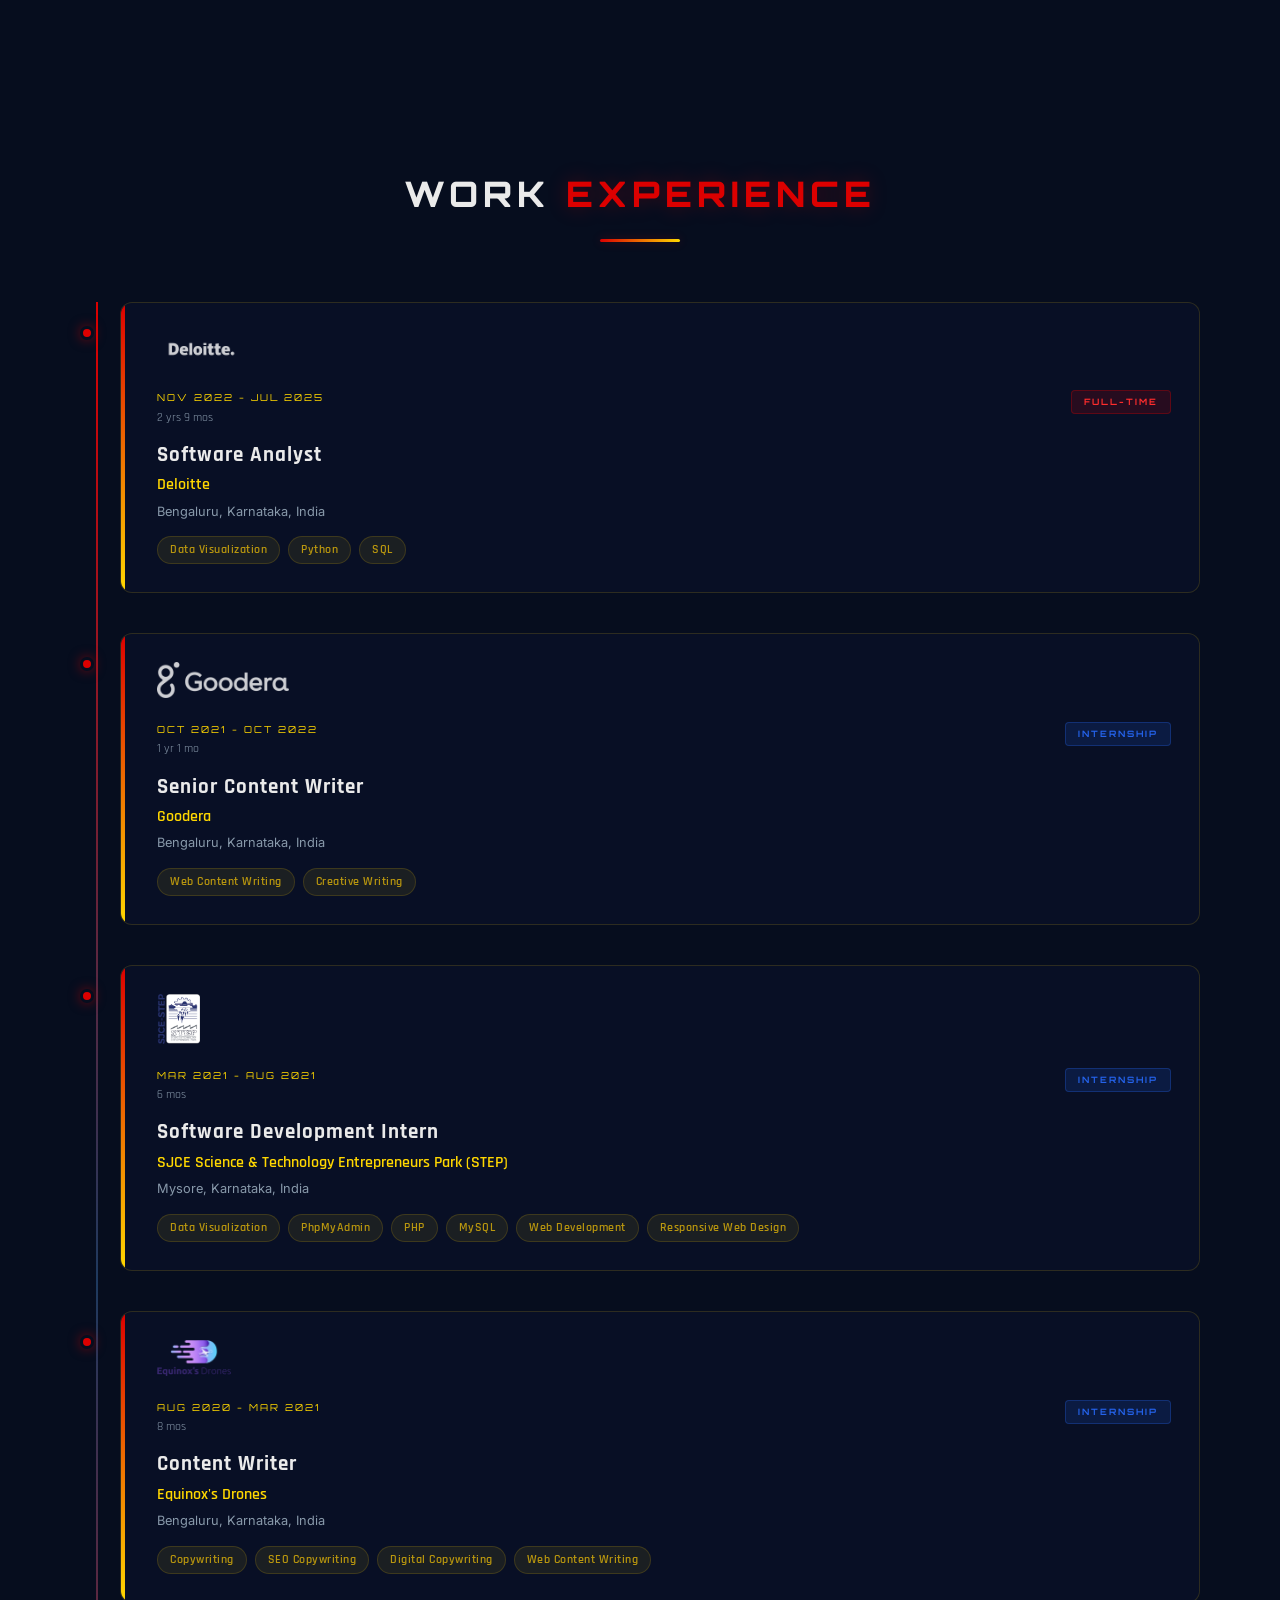
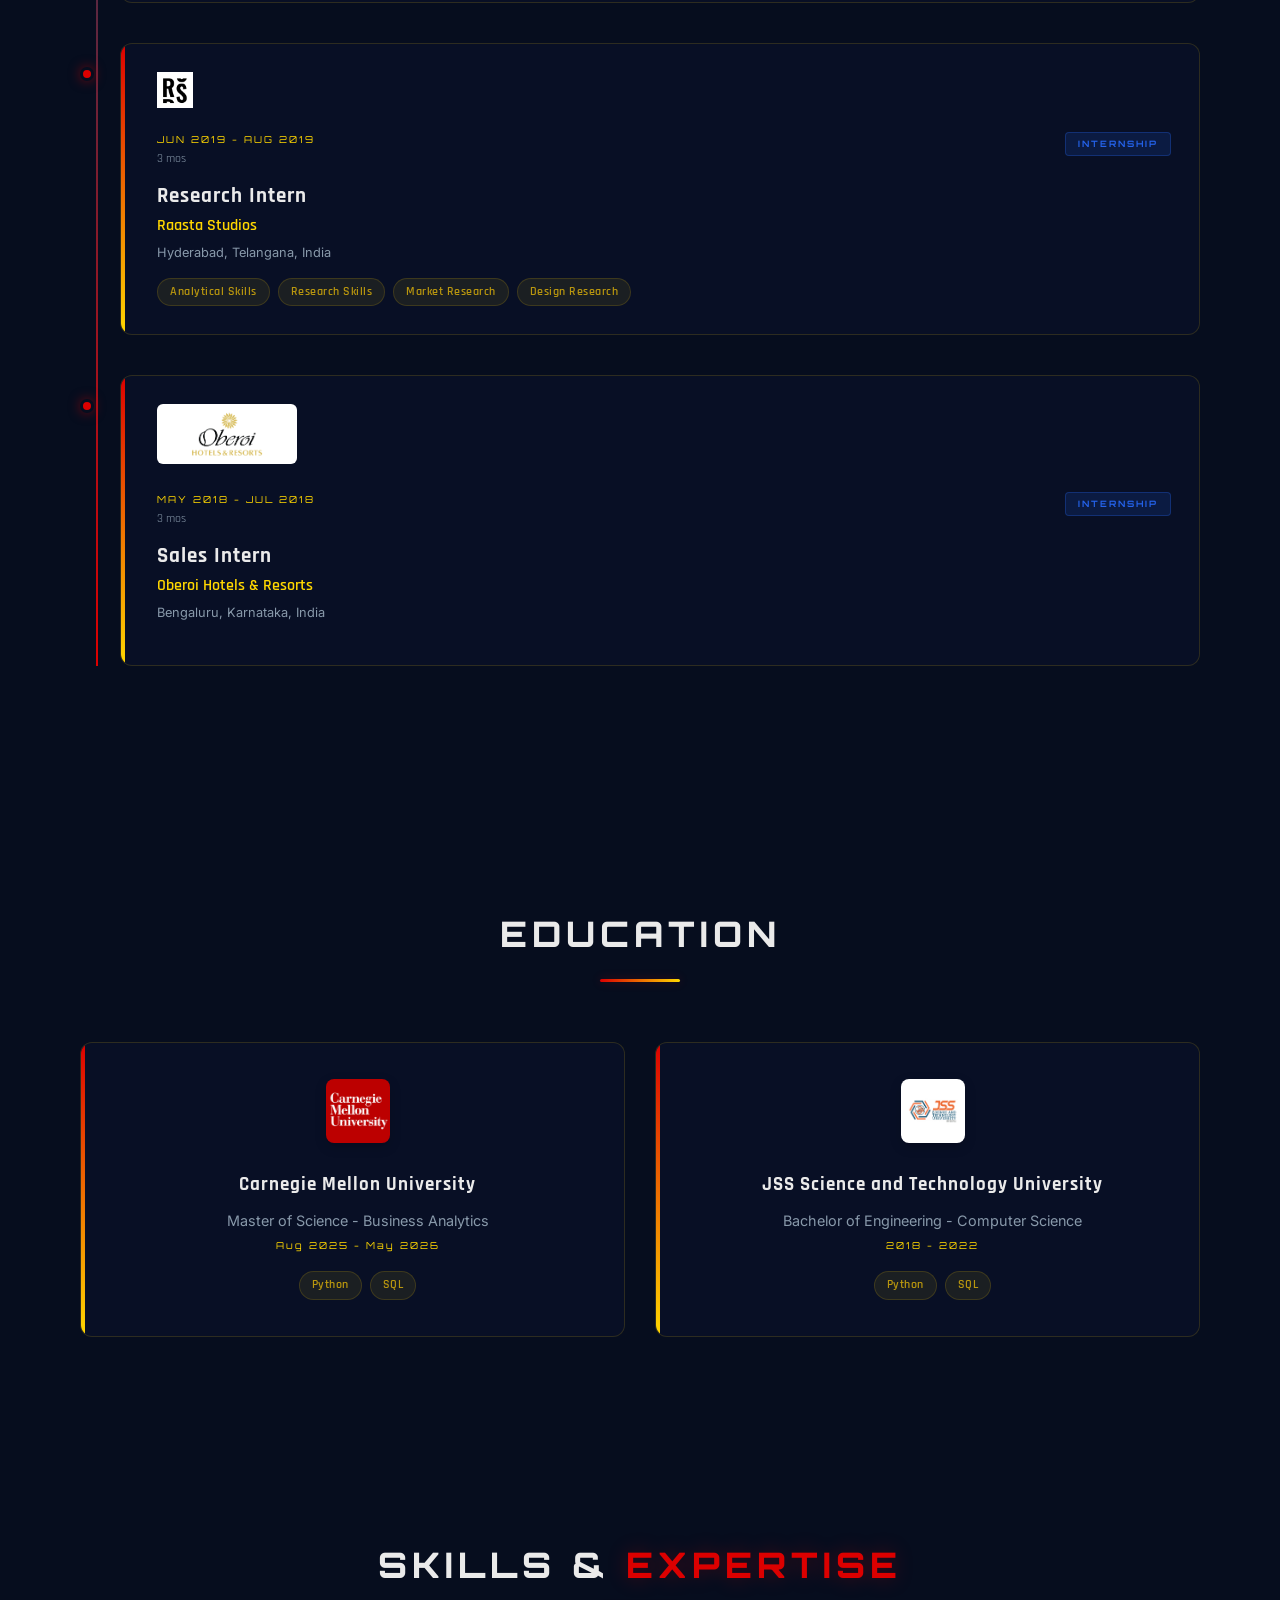
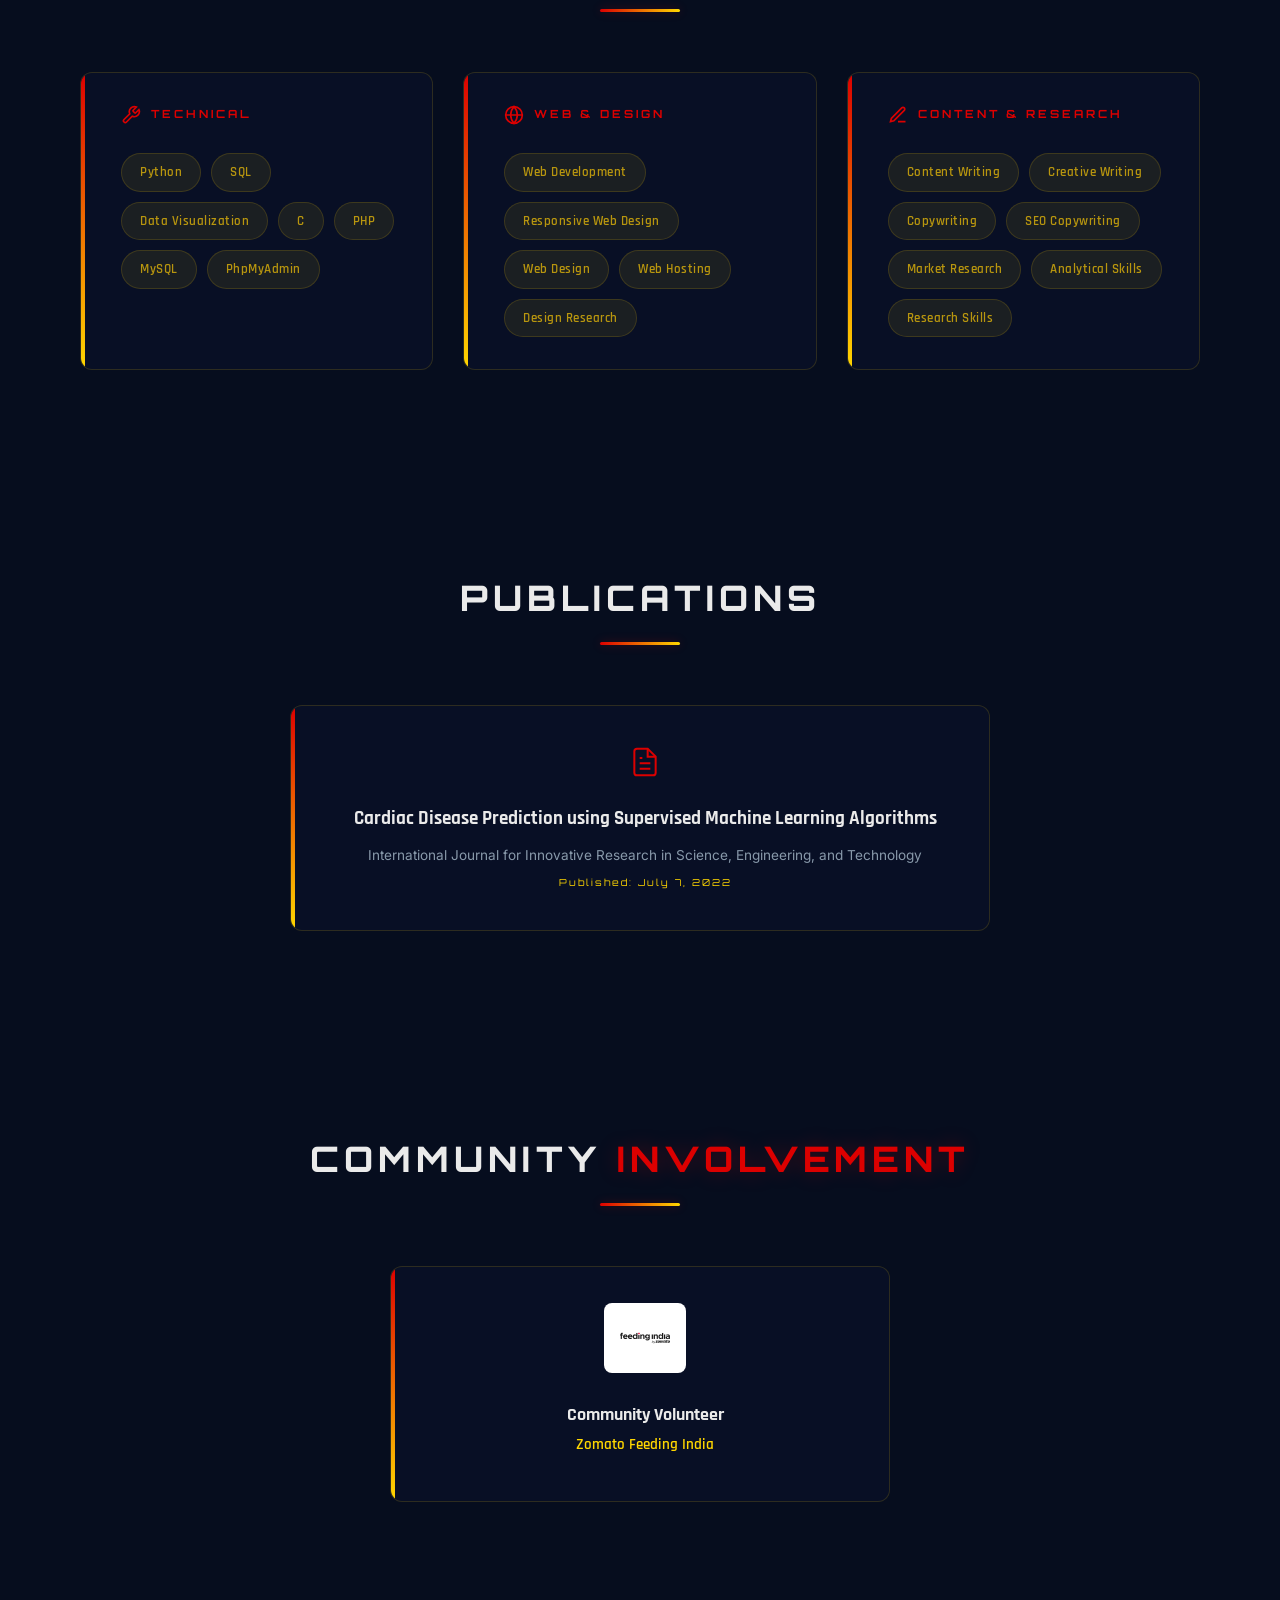
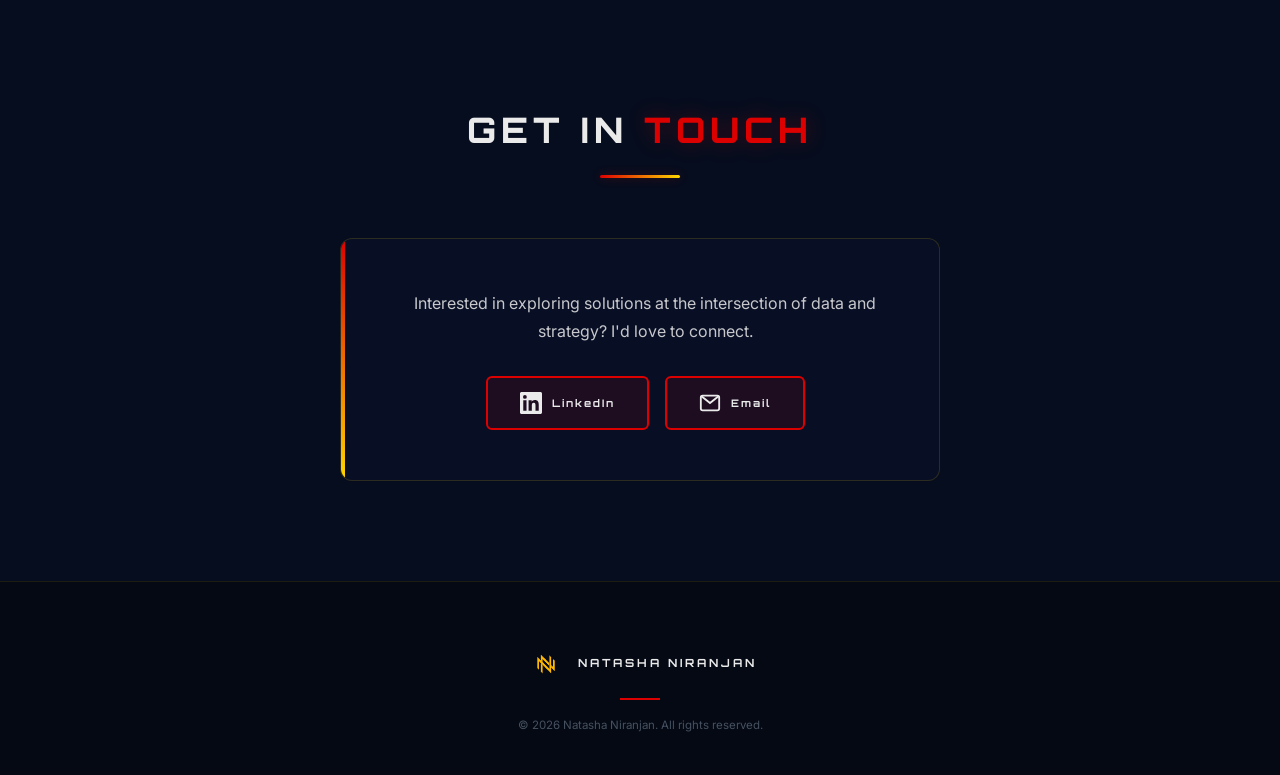
<file: portfolio.html>
<!DOCTYPE html>
<html lang="en">

<head>
    <meta charset="UTF-8">
    <meta name="viewport" content="width=device-width, initial-scale=1.0">
    <title>Natasha Niranjan | Portfolio</title>
    <meta name="description"
        content="Portfolio of Natasha Niranjan - MS Business Analytics at Carnegie Mellon (Tepper), former Deloitte Software Analyst. Data-driven strategy, analytics, and product growth.">
    <link rel="preconnect" href="https://fonts.googleapis.com">
    <link rel="preconnect" href="https://fonts.gstatic.com" crossorigin>
    <link
        href="https://fonts.googleapis.com/css2?family=Orbitron:wght@400;500;600;700;800;900&family=Rajdhani:wght@300;400;500;600;700&family=Inter:wght@300;400;500;600;700&display=swap"
        rel="stylesheet">
    <link rel="stylesheet" href="styles.css">
</head>

<body>
    <!-- Racing stripe overlays -->
    <div class="racing-stripe stripe-left"></div>
    <div class="racing-stripe stripe-right"></div>

    <!-- Particle canvas -->
    <canvas id="particleCanvas"></canvas>



    <!-- Navigation -->
    <nav id="navbar">
        <div class="nav-inner">
            <a href="#hero" class="nav-logo">
                <img src="logo_gold.png" alt="NN" class="nav-logo-img">
                <span class="logo-name">NATASHA NIRANJAN</span>
            </a>
            <ul class="nav-links">
                <li><a href="#about">About</a></li>
                <li><a href="#experience">Experience</a></li>
                <li><a href="#education">Education</a></li>
                <li><a href="#skills">Skills</a></li>
                <li><a href="#publications">Publications</a></li>
                <li><a href="#contact">Contact</a></li>
            </ul>
            <button class="nav-toggle" id="navToggle" aria-label="Toggle navigation">
                <span></span><span></span><span></span>
            </button>
        </div>
        <div class="telemetry-bar">

            <div class="telemetry-item">
                <span class="telemetry-label">STATUS</span>
                <span class="telemetry-value drs-active">OPEN TO WORK</span>
            </div>
            <div class="telemetry-item">
                <span class="telemetry-label">SCROLL</span>
                <span class="telemetry-value" id="scrollSpeed">0</span>
            </div>
            <div class="telemetry-item">
                <span class="telemetry-label">FOCUS</span>
                <span class="telemetry-value" id="currentLap">ANALYTICS</span>
            </div>
        </div>
    </nav>

    <!-- Mobile nav overlay -->
    <div class="mobile-nav-overlay" id="mobileNav">
        <ul class="mobile-nav-links">
            <li><a href="#about">About</a></li>
            <li><a href="#experience">Experience</a></li>
            <li><a href="#education">Education</a></li>
            <li><a href="#skills">Skills</a></li>
            <li><a href="#publications">Publications</a></li>
            <li><a href="#contact">Contact</a></li>
        </ul>
    </div>

    <!-- Hero Section -->
    <section id="hero">
        <div class="hero-content">
            <div class="hero-flag" style="margin-bottom: 5px; display: flex; justify-content: center;">
                <img src="logo_gold.png" alt="Logo"
                    style="width: 110px; height: 110px; border-radius: 12px; filter: drop-shadow(0 0 25px rgba(255, 215, 0, 0.5));">
            </div>
            <div class="hero-team-badge">ASPIRING BUSINESS & DATA ANALYTICS CONSULTANT</div>
            <h1 class="hero-name">
                <span class="hero-first">NATASHA</span>
                <span class="hero-last">NIRANJAN</span>
            </h1>
            <div class="hero-title-wrapper">
                <img src="cmu-logo.png" alt="Carnegie Mellon University" class="hero-cmu-logo">
                <div class="hero-title-text">
                    <p class="hero-role">MS Business Analytics</p>
                    <p class="hero-school">Carnegie Mellon University - Tepper</p>
                </div>
            </div>
            <div class="hero-stats">
                <div class="stat-box">
                    <span class="stat-num" data-target="2">0</span><span class="stat-suffix">+</span>
                    <span class="stat-label">Years Experience</span>
                </div>
                <div class="stat-box stat-logo-box"
                    style="display: flex; flex-direction: column; align-items: center; justify-content: flex-end; padding-top: 5px;">
                    <img src="DeloitteNewLogo.png" alt="Deloitte" class="stat-logo no-invert"
                        style="height: 48px; width: 48px; object-fit: contain; margin-bottom: 5px; background: #ffffff; padding: 4px; border-radius: 6px;">
                    <span class="stat-label">Ex Software<br>Analyst</span>
                </div>
            </div>
            <a href="#about" class="hero-cta" id="heroCta">
                <span>EXPLORE PORTFOLIO</span>
                <svg width="24" height="24" viewBox="0 0 24 24" fill="none" stroke="currentColor" stroke-width="2">
                    <path d="M12 5v14M5 12l7 7 7-7" />
                </svg>
            </a>
        </div>
        <div class="hero-scroll-indicator">
            <div class="scroll-line"></div>
            <span>SCROLL</span>
        </div>
    </section>

    <!-- About Section -->
    <section id="about" class="section">
        <div class="section-header">
            <h2 class="section-title">ABOUT <span class="accent">ME</span></h2>
            <div class="section-line"></div>
        </div>
        <div class="about-grid">
            <div class="about-card glass-card">
                <div class="card-accent"></div>
                <p>Currently pursuing an <strong>MS in Business Analytics</strong> at Carnegie Mellon University's
                    Tepper School of Business, passionate about applying data-driven insights to guide product strategy,
                    growth, and operational excellence.</p>
                <p>Before Tepper, worked as a <strong>Software Analyst at Deloitte</strong>, supporting enterprise-scale
                    implementations and cross-functional teams in delivering business solutions - bridging technical
                    execution and strategic objectives.</p>
                <p>Enjoys solving problems at the intersection of <strong>data, strategy, and product
                        innovation</strong>, using analytics to uncover opportunities that improve performance and
                    customer value. Particularly interested in analytics consulting, strategy, and transformation roles.
                </p>
            </div>
            <div class="about-telemetry">
                <div class="telemetry-card glass-card">
                    <div class="card-accent"></div>
                    <h3>QUICK FACTS</h3>
                    <div class="data-row">
                        <span class="data-key">BASE</span>
                        <span class="data-val">Pittsburgh, PA</span>
                    </div>
                    <div class="data-row">
                        <span class="data-key">ORIGIN</span>
                        <span class="data-val">Bengaluru, India</span>
                    </div>
                    <div class="data-row">
                        <span class="data-key">SCHOOL</span>
                        <span class="data-val">CMU Tepper</span>
                    </div>
                    <div class="data-row">
                        <span class="data-key">PROGRAM</span>
                        <span class="data-val">MSBA</span>
                    </div>
                    <div class="data-row">
                        <span class="data-key">FOCUS</span>
                        <span class="data-val">Analytics & Strategy</span>
                    </div>

                </div>
            </div>
        </div>
    </section>

    <!-- Experience Section -->
    <section id="experience" class="section">
        <div class="section-header">
            <h2 class="section-title">WORK <span class="accent">EXPERIENCE</span></h2>
            <div class="section-line"></div>
        </div>
        <div class="timeline">
            <!-- Deloitte -->
            <div class="timeline-item" data-aos="fade-right">
                <div class="timeline-marker">
                    <div class="marker-dot"></div>
                    <div class="marker-line"></div>
                </div>
                <div class="timeline-card glass-card">
                    <div class="card-accent"></div>
                    <img src="DeloitteNewLogo.png" alt="Deloitte" class="timeline-logo">
                    <div class="timeline-header">
                        <div class="timeline-meta">
                            <span class="timeline-date">NOV 2022 - JUL 2025</span>
                            <span class="timeline-duration">2 yrs 9 mos</span>
                        </div>
                        <span class="timeline-type full-time">FULL-TIME</span>
                    </div>
                    <h3 class="timeline-role">Software Analyst</h3>
                    <h4 class="timeline-company">Deloitte</h4>
                    <p class="timeline-location">Bengaluru, Karnataka, India</p>
                    <div class="timeline-skills">
                        <span class="skill-chip">Data Visualization</span>
                        <span class="skill-chip">Python</span>
                        <span class="skill-chip">SQL</span>
                    </div>
                </div>
            </div>
            <!-- Goodera -->
            <div class="timeline-item" data-aos="fade-left">
                <div class="timeline-marker">
                    <div class="marker-dot"></div>
                    <div class="marker-line"></div>
                </div>
                <div class="timeline-card glass-card">
                    <div class="card-accent"></div>
                    <img src="goodera-logo-1024x280.png" alt="Goodera" class="timeline-logo">
                    <div class="timeline-header">
                        <div class="timeline-meta">
                            <span class="timeline-date">OCT 2021 - OCT 2022</span>
                            <span class="timeline-duration">1 yr 1 mo</span>
                        </div>
                        <span class="timeline-type internship">INTERNSHIP</span>
                    </div>
                    <h3 class="timeline-role">Senior Content Writer</h3>
                    <h4 class="timeline-company">Goodera</h4>
                    <p class="timeline-location">Bengaluru, Karnataka, India</p>
                    <div class="timeline-skills">
                        <span class="skill-chip">Web Content Writing</span>
                        <span class="skill-chip">Creative Writing</span>
                    </div>
                </div>
            </div>
            <!-- SJCE STEP -->
            <div class="timeline-item" data-aos="fade-right">
                <div class="timeline-marker">
                    <div class="marker-dot"></div>
                    <div class="marker-line"></div>
                </div>
                <div class="timeline-card glass-card">
                    <div class="card-accent"></div>
                    <img src="sjce-step-logo.png" alt="SJCE STEP" class="timeline-logo no-invert">
                    <div class="timeline-header">
                        <div class="timeline-meta">
                            <span class="timeline-date">MAR 2021 - AUG 2021</span>
                            <span class="timeline-duration">6 mos</span>
                        </div>
                        <span class="timeline-type internship">INTERNSHIP</span>
                    </div>
                    <h3 class="timeline-role">Software Development Intern</h3>
                    <h4 class="timeline-company">SJCE Science & Technology Entrepreneurs Park (STEP)</h4>
                    <p class="timeline-location">Mysore, Karnataka, India</p>
                    <div class="timeline-skills">
                        <span class="skill-chip">Data Visualization</span>
                        <span class="skill-chip">PhpMyAdmin</span>
                        <span class="skill-chip">PHP</span>
                        <span class="skill-chip">MySQL</span>
                        <span class="skill-chip">Web Development</span>
                        <span class="skill-chip">Responsive Web Design</span>
                    </div>
                </div>
            </div>
            <!-- Equinox Drones -->
            <div class="timeline-item" data-aos="fade-left">
                <div class="timeline-marker">
                    <div class="marker-dot"></div>
                    <div class="marker-line"></div>
                </div>
                <div class="timeline-card glass-card">
                    <div class="card-accent"></div>
                    <img src="eqd-logo_trasperncy.png" alt="Equinox's Drones" class="timeline-logo no-invert">
                    <div class="timeline-header">
                        <div class="timeline-meta">
                            <span class="timeline-date">AUG 2020 - MAR 2021</span>
                            <span class="timeline-duration">8 mos</span>
                        </div>
                        <span class="timeline-type internship">INTERNSHIP</span>
                    </div>
                    <h3 class="timeline-role">Content Writer</h3>
                    <h4 class="timeline-company">Equinox's Drones</h4>
                    <p class="timeline-location">Bengaluru, Karnataka, India</p>
                    <div class="timeline-skills">
                        <span class="skill-chip">Copywriting</span>
                        <span class="skill-chip">SEO Copywriting</span>
                        <span class="skill-chip">Digital Copywriting</span>
                        <span class="skill-chip">Web Content Writing</span>
                    </div>
                </div>
            </div>
            <!-- Raasta Studios -->
            <div class="timeline-item" data-aos="fade-right">
                <div class="timeline-marker">
                    <div class="marker-dot"></div>
                    <div class="marker-line"></div>
                </div>
                <div class="timeline-card glass-card">
                    <div class="card-accent"></div>
                    <img src="Raasta.png" alt="Raasta Studios" class="timeline-logo no-invert">
                    <div class="timeline-header">
                        <div class="timeline-meta">
                            <span class="timeline-date">JUN 2019 - AUG 2019</span>
                            <span class="timeline-duration">3 mos</span>
                        </div>
                        <span class="timeline-type internship">INTERNSHIP</span>
                    </div>
                    <h3 class="timeline-role">Research Intern</h3>
                    <h4 class="timeline-company">Raasta Studios</h4>
                    <p class="timeline-location">Hyderabad, Telangana, India</p>
                    <div class="timeline-skills">
                        <span class="skill-chip">Analytical Skills</span>
                        <span class="skill-chip">Research Skills</span>
                        <span class="skill-chip">Market Research</span>
                        <span class="skill-chip">Design Research</span>
                    </div>
                </div>
            </div>
            <!-- Oberoi -->
            <div class="timeline-item" data-aos="fade-left">
                <div class="timeline-marker">
                    <div class="marker-dot"></div>
                    <div class="marker-line"></div>
                </div>
                <div class="timeline-card glass-card">
                    <div class="card-accent"></div>
                    <img src="Oberoi.png" alt="Oberoi Hotels" class="timeline-logo no-invert">
                    <div class="timeline-header">
                        <div class="timeline-meta">
                            <span class="timeline-date">MAY 2018 - JUL 2018</span>
                            <span class="timeline-duration">3 mos</span>
                        </div>
                        <span class="timeline-type internship">INTERNSHIP</span>
                    </div>
                    <h3 class="timeline-role">Sales Intern</h3>
                    <h4 class="timeline-company">Oberoi Hotels & Resorts</h4>
                    <p class="timeline-location">Bengaluru, Karnataka, India</p>
                </div>
            </div>
        </div>
    </section>

    <!-- Education Section -->
    <section id="education" class="section">
        <div class="section-header">
            <h2 class="section-title">EDUCATION</h2>
            <div class="section-line"></div>
        </div>
        <div class="education-grid">
            <div class="edu-card glass-card" data-aos="zoom-in">
                <div class="card-accent"></div>
                <img src="cmu-logo.png" alt="CMU" class="edu-logo">
                <h3 class="edu-school">Carnegie Mellon University</h3>
                <p class="edu-degree">Master of Science - Business Analytics</p>
                <p class="edu-date">Aug 2025 - May 2026</p>
                <div class="edu-skills">
                    <span class="skill-chip">Python</span>
                    <span class="skill-chip">SQL</span>
                </div>
            </div>
            <div class="edu-card glass-card" data-aos="zoom-in">
                <div class="card-accent"></div>
                <img src="jssstulogo-5efb17fd00198eb9afb13278fed5e1f5.png" alt="JSS" class="edu-logo logo-contain">
                <h3 class="edu-school">JSS Science and Technology University</h3>
                <p class="edu-degree">Bachelor of Engineering - Computer Science</p>
                <p class="edu-date">2018 - 2022</p>
                <div class="edu-skills">
                    <span class="skill-chip">Python</span>
                    <span class="skill-chip">SQL</span>
                </div>
            </div>
        </div>
    </section>

    <!-- Skills Section -->
    <section id="skills" class="section">
        <div class="section-header">
            <h2 class="section-title">SKILLS & <span class="accent">EXPERTISE</span></h2>
            <div class="section-line"></div>
        </div>
        <div class="skills-grid">
            <div class="skill-category glass-card" data-aos="fade-up">
                <div class="card-accent"></div>
                <h3 class="skill-cat-title">
                    <svg width="20" height="20" viewBox="0 0 24 24" fill="none" stroke="currentColor" stroke-width="2">
                        <path
                            d="M14.7 6.3a1 1 0 0 0 0 1.4l1.6 1.6a1 1 0 0 0 1.4 0l3.77-3.77a6 6 0 0 1-7.94 7.94l-6.91 6.91a2.12 2.12 0 0 1-3-3l6.91-6.91a6 6 0 0 1 7.94-7.94l-3.76 3.76z" />
                    </svg>
                    Technical
                </h3>
                <div class="skill-chips-list">
                    <span class="skill-chip">Python</span>
                    <span class="skill-chip">SQL</span>
                    <span class="skill-chip">Data Visualization</span>
                    <span class="skill-chip">C</span>
                    <span class="skill-chip">PHP</span>
                    <span class="skill-chip">MySQL</span>
                    <span class="skill-chip">PhpMyAdmin</span>
                </div>
            </div>
            <div class="skill-category glass-card" data-aos="fade-up" data-aos-delay="100">
                <div class="card-accent"></div>
                <h3 class="skill-cat-title">
                    <svg width="20" height="20" viewBox="0 0 24 24" fill="none" stroke="currentColor" stroke-width="2">
                        <circle cx="12" cy="12" r="10" />
                        <path
                            d="M2 12h20M12 2a15.3 15.3 0 0 1 4 10 15.3 15.3 0 0 1-4 10 15.3 15.3 0 0 1-4-10 15.3 15.3 0 0 1 4-10z" />
                    </svg>
                    Web & Design
                </h3>
                <div class="skill-chips-list">
                    <span class="skill-chip">Web Development</span>
                    <span class="skill-chip">Responsive Web Design</span>
                    <span class="skill-chip">Web Design</span>
                    <span class="skill-chip">Web Hosting</span>
                    <span class="skill-chip">Design Research</span>
                </div>
            </div>
            <div class="skill-category glass-card" data-aos="fade-up" data-aos-delay="200">
                <div class="card-accent"></div>
                <h3 class="skill-cat-title">
                    <svg width="20" height="20" viewBox="0 0 24 24" fill="none" stroke="currentColor" stroke-width="2">
                        <path d="M12 20h9M16.5 3.5a2.121 2.121 0 0 1 3 3L7 19l-4 1 1-4L16.5 3.5z" />
                    </svg>
                    Content & Research
                </h3>
                <div class="skill-chips-list">
                    <span class="skill-chip">Content Writing</span>
                    <span class="skill-chip">Creative Writing</span>
                    <span class="skill-chip">Copywriting</span>
                    <span class="skill-chip">SEO Copywriting</span>
                    <span class="skill-chip">Market Research</span>
                    <span class="skill-chip">Analytical Skills</span>
                    <span class="skill-chip">Research Skills</span>
                </div>
            </div>
        </div>
    </section>

    <!-- Publications Section -->
    <section id="publications" class="section">
        <div class="section-header">
            <h2 class="section-title">PUBLICATIONS</h2>
            <div class="section-line"></div>
        </div>
        <div class="pub-grid">
            <div class="pub-card glass-card" data-aos="flip-up">
                <div class="card-accent"></div>
                <div class="pub-icon">
                    <svg width="32" height="32" viewBox="0 0 24 24" fill="none" stroke="currentColor"
                        stroke-width="1.5">
                        <path d="M14 2H6a2 2 0 0 0-2 2v16a2 2 0 0 0 2 2h12a2 2 0 0 0 2-2V8z" />
                        <polyline points="14 2 14 8 20 8" />
                        <line x1="16" y1="13" x2="8" y2="13" />
                        <line x1="16" y1="17" x2="8" y2="17" />
                        <polyline points="10 9 9 9 8 9" />
                    </svg>
                </div>
                <h3 class="pub-title">Cardiac Disease Prediction using Supervised Machine Learning Algorithms</h3>
                <p class="pub-journal">International Journal for Innovative Research in Science, Engineering, and
                    Technology</p>
                <p class="pub-date">Published: July 7, 2022</p>
            </div>
        </div>
    </section>

    <!-- Volunteering Section -->
    <section id="volunteering" class="section" data-sector="S5b">
        <div class="section-header">
            <h2 class="section-title">COMMUNITY <span class="accent">INVOLVEMENT</span></h2>
            <div class="section-line"></div>
        </div>
        <div class="volunteer-card glass-card" data-aos="fade-up">
            <div class="card-accent"></div>
            <img src="Zomato_FI_new.png" alt="Zomato Feeding India" class="volunteer-logo no-invert">
            <h3>Community Volunteer</h3>
            <h4>Zomato Feeding India</h4>

        </div>
    </section>

    <!-- Contact Section -->
    <section id="contact" class="section">
        <div class="section-header">
            <h2 class="section-title">GET IN <span class="accent">TOUCH</span></h2>
            <div class="section-line"></div>
        </div>
        <div class="contact-content">
            <div class="contact-card glass-card" data-aos="zoom-in">
                <div class="card-accent"></div>
                <p class="contact-intro">Interested in exploring solutions at the intersection of data and strategy? I'd
                    love to connect.
                </p>
                <div class="contact-links">
                    <a href="https://www.linkedin.com/in/natasha-niranjan" target="_blank" rel="noopener"
                        class="contact-btn">
                        <svg width="22" height="22" viewBox="0 0 24 24" fill="currentColor">
                            <path
                                d="M20.447 20.452h-3.554v-5.569c0-1.328-.027-3.037-1.852-3.037-1.853 0-2.136 1.445-2.136 2.939v5.667H9.351V9h3.414v1.561h.046c.477-.9 1.637-1.85 3.37-1.85 3.601 0 4.267 2.37 4.267 5.455v6.286zM5.337 7.433a2.062 2.062 0 01-2.063-2.065 2.064 2.064 0 112.063 2.065zm1.782 13.019H3.555V9h3.564v11.452zM22.225 0H1.771C.792 0 0 .774 0 1.729v20.542C0 23.227.792 24 1.771 24h20.451C23.2 24 24 23.227 24 22.271V1.729C24 .774 23.2 0 22.222 0h.003z" />
                        </svg>
                        <span>LinkedIn</span>
                    </a>
                    <a href="mailto:natasha.niranjan33@gmail.com" class="contact-btn">
                        <svg width="22" height="22" viewBox="0 0 24 24" fill="none" stroke="currentColor"
                            stroke-width="2">
                            <rect x="2" y="4" width="20" height="16" rx="2" />
                            <path d="M22 4l-10 8L2 4" />
                        </svg>
                        <span>Email</span>
                    </a>
                </div>
            </div>
        </div>
    </section>

    <!-- Footer -->
    <footer>
        <div class="footer-inner">
            <div class="footer-logo">
                <img src="logo_gold.png" alt="NN" class="footer-logo-img">
                <span class="logo-name">NATASHA NIRANJAN</span>
            </div>

            <div class="footer-line"></div>
            <p class="footer-copy">&copy; 2026 Natasha Niranjan. All rights reserved.</p>
        </div>
    </footer>

    <script src="script.js"></script>
</body>

</html>
</file>
<file: styles.css>
/* ============================================
   F1 RED BULL RACING THEMED PORTFOLIO
   Color Palette: 
     --rb-navy: #0a1128 (deep night blue)
     --rb-blue: #1e3a5f (Red Bull blue)
     --rb-red:  #dc0000 (racing red)
     --rb-yellow: #ffd700 (Oracle/Sun yellow)
     --rb-white: #f0f0f0
   ============================================ */

:root {
    --rb-navy: #060d1e;
    --rb-dark: #0a1128;
    --rb-blue: #1e3a5f;
    --rb-blue-bright: #2563eb;
    --rb-red: #dc0000;
    --rb-red-glow: #ff2d2d;
    --rb-yellow: #ffd700;
    --rb-yellow-dim: #b8960f;
    --rb-white: #eaeaea;
    --rb-gray: #8899aa;
    --rb-glass: rgba(10, 17, 40, 0.75);
    --rb-glass-border: rgba(255, 215, 0, 0.15);
    --font-display: 'Orbitron', sans-serif;
    --font-heading: 'Rajdhani', sans-serif;
    --font-body: 'Inter', sans-serif;
    --transition-fast: 0.2s ease;
    --transition-med: 0.4s cubic-bezier(0.25, 0.46, 0.45, 0.94);
    --transition-slow: 0.8s cubic-bezier(0.25, 0.46, 0.45, 0.94);
}

/* Reset */
*,
*::before,
*::after {
    margin: 0;
    padding: 0;
    box-sizing: border-box;
}

html {
    scroll-behavior: smooth;
    scrollbar-width: thin;
    scrollbar-color: var(--rb-red) var(--rb-navy);
}

html::-webkit-scrollbar {
    width: 6px;
}

html::-webkit-scrollbar-track {
    background: var(--rb-navy);
}

html::-webkit-scrollbar-thumb {
    background: var(--rb-red);
    border-radius: 3px;
}

body {
    font-family: var(--font-body);
    background-color: var(--rb-navy);
    color: var(--rb-white);
    overflow-x: hidden;
    line-height: 1.6;
}

a {
    text-decoration: none;
    color: inherit;
}

/* ============================================
   RACING STRIPES
   ============================================ */
.racing-stripe {
    position: fixed;
    top: 0;
    bottom: 0;
    width: 4px;
    z-index: 9999;
    pointer-events: none;
}

.stripe-left {
    left: 0;
    background: linear-gradient(180deg, var(--rb-red), var(--rb-yellow), var(--rb-red));
    box-shadow: 0 0 15px var(--rb-red), 0 0 30px rgba(220, 0, 0, 0.3);
}

.stripe-right {
    right: 0;
    background: linear-gradient(180deg, var(--rb-yellow), var(--rb-red), var(--rb-yellow));
    box-shadow: 0 0 15px var(--rb-yellow), 0 0 30px rgba(255, 215, 0, 0.3);
}

/* ============================================
   PARTICLE CANVAS
   ============================================ */
#particleCanvas {
    position: fixed;
    top: 0;
    left: 0;
    width: 100%;
    height: 100%;
    z-index: 0;
    pointer-events: none;
}

/* ============================================
   LOADER
   ============================================ */
#loader {
    position: fixed;
    top: 0;
    left: 0;
    width: 100%;
    height: 100%;
    background: var(--rb-navy);
    z-index: 100000;
    display: flex;
    align-items: center;
    justify-content: center;
    transition: opacity 0.6s ease, visibility 0.6s ease;
}

#loader.hidden {
    opacity: 0;
    visibility: hidden;
}

.loader-content {
    text-align: center;
}

.rpm-gauge {
    position: relative;
    width: 120px;
    height: 120px;
    margin: 0 auto 30px;
}

.gauge-svg {
    width: 120px;
    height: 120px;
    transform: rotate(-90deg);
}

.gauge-bg {
    fill: none;
    stroke: rgba(255, 255, 255, 0.08);
    stroke-width: 8;
}

.gauge-fill {
    fill: none;
    stroke: var(--rb-red);
    stroke-width: 8;
    stroke-linecap: round;
    stroke-dasharray: 565;
    stroke-dashoffset: 565;
    animation: gaugeLoad 1.8s ease-in-out forwards;
    filter: drop-shadow(0 0 8px var(--rb-red));
}

@keyframes gaugeLoad {
    to {
        stroke-dashoffset: 0;
    }
}

.rpm-text {
    position: absolute;
    top: 50%;
    left: 50%;
    transform: translate(-50%, -50%);
    font-family: var(--font-display);
    font-size: 0.65rem;
    letter-spacing: 3px;
    color: var(--rb-yellow);
}

.loader-name {
    font-family: var(--font-display);
    font-size: 1.3rem;
    letter-spacing: 6px;
    color: var(--rb-white);
    margin-bottom: 8px;
}

.loader-tagline {
    font-family: var(--font-heading);
    font-size: 0.85rem;
    letter-spacing: 4px;
    color: var(--rb-gray);
    text-transform: uppercase;
}

/* ============================================
   NAVIGATION
   ============================================ */
#navbar {
    position: fixed;
    top: 0;
    left: 0;
    right: 0;
    z-index: 10000;
    background: rgba(6, 13, 30, 0.85);
    backdrop-filter: blur(20px);
    -webkit-backdrop-filter: blur(20px);
    border-bottom: 1px solid rgba(255, 215, 0, 0.1);
    transform: translateY(-100%);
    transition: transform 0.5s cubic-bezier(0.25, 0.46, 0.45, 0.94);
}

#navbar.visible {
    transform: translateY(0);
}

.nav-inner {
    max-width: 1300px;
    margin: 0 auto;
    display: flex;
    align-items: center;
    justify-content: space-between;
    padding: 0 30px;
    height: 60px;
}

.nav-logo {
    display: flex;
    align-items: center;
    gap: 10px;
    font-family: var(--font-display);
}

.nav-logo-img,
.footer-logo-img {
    width: 44px;
    height: 44px;
    border-radius: 6px;
    object-fit: cover;
}

.logo-name {
    font-weight: 700;
    font-size: 0.8rem;
    letter-spacing: 3px;
    color: var(--rb-white);
}

.nav-links {
    display: flex;
    list-style: none;
    gap: 6px;
}

.nav-links a {
    font-family: var(--font-heading);
    font-weight: 600;
    font-size: 0.85rem;
    letter-spacing: 1.5px;
    text-transform: uppercase;
    padding: 8px 14px;
    border-radius: 4px;
    position: relative;
    transition: all var(--transition-fast);
    color: var(--rb-gray);
}



.nav-links a:hover {
    color: var(--rb-white);
    background: rgba(220, 0, 0, 0.1);
}



.nav-links a.active {
    color: var(--rb-white);
    background: rgba(220, 0, 0, 0.2);
    border-bottom: 2px solid var(--rb-red);
}

/* Nav Toggle (mobile) */
.nav-toggle {
    display: none;
    flex-direction: column;
    gap: 5px;
    background: none;
    border: none;
    cursor: pointer;
    padding: 5px;
}

.nav-toggle span {
    display: block;
    width: 24px;
    height: 2px;
    background: var(--rb-white);
    border-radius: 2px;
    transition: all var(--transition-fast);
}

.nav-toggle.active span:nth-child(1) {
    transform: rotate(45deg) translate(5px, 5px);
}

.nav-toggle.active span:nth-child(2) {
    opacity: 0;
}

.nav-toggle.active span:nth-child(3) {
    transform: rotate(-45deg) translate(5px, -5px);
}

/* Telemetry Bar */
.telemetry-bar {
    display: flex;
    justify-content: center;
    gap: 40px;
    padding: 4px 30px;
    background: rgba(0, 0, 0, 0.3);
    border-top: 1px solid rgba(255, 255, 255, 0.05);
}

.telemetry-item {
    display: flex;
    align-items: center;
    gap: 8px;
}

.telemetry-label {
    font-family: var(--font-display);
    font-size: 0.55rem;
    letter-spacing: 2px;
    color: var(--rb-gray);
}

.telemetry-value {
    font-family: var(--font-display);
    font-size: 0.65rem;
    letter-spacing: 1px;
    color: var(--rb-yellow);
    font-weight: 700;
}

.drs-active {
    color: #00ff88;
    animation: drs-blink 1.5s infinite;
}

@keyframes drs-blink {

    0%,
    100% {
        opacity: 1;
    }

    50% {
        opacity: 0.4;
    }
}

/* Mobile Nav Overlay */
.mobile-nav-overlay {
    position: fixed;
    top: 0;
    left: 0;
    width: 100%;
    height: 100%;
    background: rgba(6, 13, 30, 0.97);
    z-index: 9999;
    display: flex;
    align-items: center;
    justify-content: center;
    opacity: 0;
    visibility: hidden;
    transition: all 0.4s ease;
}

.mobile-nav-overlay.open {
    opacity: 1;
    visibility: visible;
}

.mobile-nav-links {
    list-style: none;
    text-align: center;
}

.mobile-nav-links li {
    margin: 20px 0;
}

.mobile-nav-links a {
    font-family: var(--font-display);
    font-size: 1.4rem;
    letter-spacing: 4px;
    text-transform: uppercase;
    color: var(--rb-white);
    transition: color var(--transition-fast);
    position: relative;
}

.mobile-nav-links a::after {
    content: '';
    position: absolute;
    bottom: -4px;
    left: 0;
    width: 0;
    height: 2px;
    background: var(--rb-red);
    transition: width var(--transition-med);
}

.mobile-nav-links a:hover {
    color: var(--rb-yellow);
}

.mobile-nav-links a:hover::after {
    width: 100%;
}

/* ============================================
   HERO SECTION
   ============================================ */
#hero {
    min-height: 100vh;
    display: flex;
    align-items: center;
    justify-content: center;
    position: relative;
    padding: 60px 40px;
    z-index: 1;
    overflow: hidden;
}

#hero::before {
    content: '';
    position: absolute;
    top: -50%;
    left: -50%;
    width: 200%;
    height: 200%;
    background: radial-gradient(circle at 30% 40%, rgba(220, 0, 0, 0.08) 0%, transparent 50%),
        radial-gradient(circle at 70% 60%, rgba(37, 99, 235, 0.06) 0%, transparent 50%);
    animation: heroGlow 8s ease-in-out infinite alternate;
    z-index: -1;
}

@keyframes heroGlow {
    from {
        transform: translate(0%, 0%) rotate(0deg);
    }

    to {
        transform: translate(2%, 1%) rotate(2deg);
    }
}

.hero-content {
    text-align: center;
    max-width: 900px;
    animation: heroFadeIn 1s ease-out 0.4s both;
}

@keyframes heroFadeIn {
    from {
        opacity: 0;
        transform: translateY(40px);
    }

    to {
        opacity: 1;
        transform: translateY(0);
    }
}

.hero-flag {
    margin-bottom: 20px;
}

.checkered-flag {
    width: 60px;
    height: 40px;
    margin: 0 auto;
    background-image:
        linear-gradient(45deg, var(--rb-white) 25%, transparent 25%),
        linear-gradient(-45deg, var(--rb-white) 25%, transparent 25%),
        linear-gradient(45deg, transparent 75%, var(--rb-white) 75%),
        linear-gradient(-45deg, transparent 75%, var(--rb-white) 75%);
    background-size: 10px 10px;
    background-position: 0 0, 0 5px, 5px -5px, -5px 0px;
    border-radius: 4px;
    opacity: 0.5;
    animation: flagWave 2s ease-in-out infinite alternate;
}

@keyframes flagWave {
    from {
        transform: perspective(200px) rotateY(-5deg);
    }

    to {
        transform: perspective(200px) rotateY(5deg);
    }
}

.hero-team-badge {
    display: inline-block;
    font-family: var(--font-display);
    font-size: 0.65rem;
    letter-spacing: 5px;
    color: var(--rb-yellow);
    padding: 6px 20px;
    border: 1px solid rgba(255, 215, 0, 0.3);
    border-radius: 30px;
    margin-bottom: 30px;
    text-transform: uppercase;
    background: rgba(255, 215, 0, 0.05);
}

.hero-name {
    margin-bottom: 20px;
}

.hero-first {
    display: block;
    font-family: var(--font-display);
    font-size: clamp(2.5rem, 7vw, 5.5rem);
    font-weight: 900;
    letter-spacing: 8px;
    line-height: 1.1;
    background: linear-gradient(135deg, var(--rb-white) 0%, var(--rb-gray) 100%);
    -webkit-background-clip: text;
    -webkit-text-fill-color: transparent;
    background-clip: text;
}

.hero-last {
    display: block;
    font-family: var(--font-display);
    font-size: clamp(2.5rem, 7vw, 5.5rem);
    font-weight: 900;
    letter-spacing: 8px;
    line-height: 1.1;
    background: linear-gradient(135deg, var(--rb-red) 0%, var(--rb-red-glow) 100%);
    -webkit-background-clip: text;
    -webkit-text-fill-color: transparent;
    background-clip: text;
    filter: drop-shadow(0 0 30px rgba(220, 0, 0, 0.3));
}

.hero-title-wrapper {
    display: flex;
    align-items: center;
    justify-content: center;
    gap: 20px;
    margin-bottom: 40px;
}

.hero-cmu-logo {
    width: 70px;
    height: 70px;
    border-radius: 12px;
    object-fit: cover;
    box-shadow: 0 0 20px rgba(220, 0, 0, 0.3);
}

.hero-number {
    font-family: var(--font-display);
    font-size: 3rem;
    font-weight: 900;
    color: var(--rb-yellow);
    opacity: 0.2;
    line-height: 1;
}

.hero-title-text {
    text-align: left;
}

.hero-role {
    font-family: var(--font-heading);
    font-size: 1.2rem;
    font-weight: 600;
    letter-spacing: 3px;
    text-transform: uppercase;
    color: var(--rb-white);
}

.hero-school {
    font-family: var(--font-heading);
    font-size: 0.9rem;
    color: var(--rb-gray);
    letter-spacing: 2px;
}

/* Hero Stats */
.hero-stats {
    display: flex;
    justify-content: center;
    gap: 50px;
    margin-bottom: 50px;
}

.stat-box {
    text-align: center;
}

.stat-num {
    font-family: var(--font-display);
    font-size: 2.2rem;
    font-weight: 800;
    color: var(--rb-yellow);
    display: inline;
}

.stat-suffix {
    font-family: var(--font-display);
    font-size: 1.4rem;
    font-weight: 800;
    color: var(--rb-yellow);
}

.stat-label {
    display: block;
    font-family: var(--font-heading);
    font-size: 0.75rem;
    letter-spacing: 2px;
    text-transform: uppercase;
    color: var(--rb-gray);
    margin-top: 4px;
}

/* Hero CTA */
.hero-cta {
    display: inline-flex;
    align-items: center;
    gap: 10px;
    font-family: var(--font-display);
    font-size: 0.7rem;
    font-weight: 700;
    letter-spacing: 3px;
    padding: 14px 36px;
    border: 2px solid var(--rb-red);
    border-radius: 6px;
    color: var(--rb-white);
    background: rgba(220, 0, 0, 0.1);
    transition: all var(--transition-med);
    position: relative;
    overflow: hidden;
}

.hero-cta::before {
    content: '';
    position: absolute;
    top: 0;
    left: -100%;
    width: 100%;
    height: 100%;
    background: linear-gradient(90deg, transparent, rgba(220, 0, 0, 0.3), transparent);
    transition: left 0.6s ease;
}

.hero-cta:hover::before {
    left: 100%;
}

.hero-cta:hover {
    background: rgba(220, 0, 0, 0.2);
    box-shadow: 0 0 25px rgba(220, 0, 0, 0.3);
    transform: translateY(-2px);
}

/* Scroll indicator */
.hero-scroll-indicator {
    position: absolute;
    bottom: 30px;
    left: 50%;
    transform: translateX(-50%);
    display: flex;
    flex-direction: column;
    align-items: center;
    gap: 10px;
    animation: heroFadeIn 1s ease-out 2.5s both;
}

.scroll-line {
    width: 2px;
    height: 40px;
    background: linear-gradient(to bottom, var(--rb-red), transparent);
    animation: scrollPulse 2s ease-in-out infinite;
}

@keyframes scrollPulse {

    0%,
    100% {
        opacity: 0.3;
        transform: scaleY(0.6);
    }

    50% {
        opacity: 1;
        transform: scaleY(1);
    }
}

.hero-scroll-indicator span {
    font-family: var(--font-display);
    font-size: 0.55rem;
    letter-spacing: 4px;
    color: var(--rb-gray);
}

/* ============================================
   SECTIONS (shared)
   ============================================ */
.section {
    position: relative;
    padding: 100px 40px;
    max-width: 1200px;
    margin: 0 auto;
    z-index: 1;
}

.section-header {
    text-align: center;
    margin-bottom: 60px;
}

.section-flag {
    font-size: 1.5rem;
    margin-bottom: 10px;
}

.section-title {
    font-family: var(--font-display);
    font-size: clamp(1.5rem, 3vw, 2.2rem);
    font-weight: 800;
    letter-spacing: 5px;
    text-transform: uppercase;
    color: var(--rb-white);
}

.accent {
    color: var(--rb-red);
    text-shadow: 0 0 20px rgba(220, 0, 0, 0.3);
}

.section-line {
    width: 80px;
    height: 3px;
    background: linear-gradient(90deg, var(--rb-red), var(--rb-yellow));
    margin: 16px auto 0;
    border-radius: 3px;
    box-shadow: 0 0 10px rgba(220, 0, 0, 0.3);
}

/* Glass Card */
.glass-card {
    background: var(--rb-glass);
    border: 1px solid var(--rb-glass-border);
    border-radius: 12px;
    backdrop-filter: blur(12px);
    -webkit-backdrop-filter: blur(12px);
    position: relative;
    overflow: hidden;
    transition: all var(--transition-med);
}

.glass-card:hover {
    border-color: rgba(220, 0, 0, 0.3);
    box-shadow: 0 8px 40px rgba(220, 0, 0, 0.1);
    transform: translateY(-4px);
}

.card-accent {
    position: absolute;
    top: 0;
    left: 0;
    width: 4px;
    height: 100%;
    background: linear-gradient(180deg, var(--rb-red), var(--rb-yellow));
    border-radius: 12px 0 0 12px;
}

/* ============================================
   ABOUT SECTION
   ============================================ */
.about-grid {
    display: grid;
    grid-template-columns: 1.4fr 1fr;
    gap: 30px;
    align-items: start;
}

.about-card {
    padding: 40px 40px 40px 50px;
}

.about-card p {
    margin-bottom: 16px;
    font-size: 0.95rem;
    line-height: 1.8;
    color: rgba(234, 234, 234, 0.85);
}

.about-card strong {
    color: var(--rb-yellow);
    font-weight: 600;
}

.telemetry-card {
    padding: 30px 30px 30px 40px;
}

.telemetry-card h3 {
    font-family: var(--font-display);
    font-size: 0.7rem;
    letter-spacing: 4px;
    color: var(--rb-red);
    margin-bottom: 24px;
}

.data-row {
    display: flex;
    justify-content: space-between;
    align-items: center;
    padding: 10px 0;
    border-bottom: 1px solid rgba(255, 255, 255, 0.05);
}

.data-row:last-child {
    border-bottom: none;
}

.data-key {
    font-family: var(--font-display);
    font-size: 0.6rem;
    letter-spacing: 3px;
    color: var(--rb-gray);
}

.data-val {
    font-family: var(--font-heading);
    font-size: 0.9rem;
    font-weight: 600;
    color: var(--rb-white);
}

/* ============================================
   TIMELINE / EXPERIENCE
   ============================================ */
.timeline {
    position: relative;
    padding-left: 40px;
}

.timeline::before {
    content: '';
    position: absolute;
    top: 0;
    left: 16px;
    width: 2px;
    height: 100%;
    background: linear-gradient(180deg, var(--rb-red), var(--rb-blue), var(--rb-red));
}

.timeline-item {
    position: relative;
    margin-bottom: 40px;
    opacity: 0;
    transform: translateX(-30px);
    transition: all 0.6s cubic-bezier(0.25, 0.46, 0.45, 0.94);
}

.timeline-item.visible {
    opacity: 1;
    transform: translateX(0);
}

.timeline-item:nth-child(even) {
    transform: translateX(30px);
}

.timeline-item:nth-child(even).visible {
    transform: translateX(0);
}

.timeline-marker {
    position: absolute;
    left: -40px;
    top: 24px;
}

.marker-dot {
    width: 14px;
    height: 14px;
    background: var(--rb-red);
    border: 3px solid var(--rb-navy);
    border-radius: 50%;
    position: relative;
    z-index: 2;
    box-shadow: 0 0 12px rgba(220, 0, 0, 0.5);
}

.timeline-card {
    padding: 28px 28px 28px 36px;
}

.timeline-logo {
    height: 36px;
    max-width: 150px;
    object-fit: contain;
    margin-bottom: 16px;
    filter: brightness(0) invert(1);
    opacity: 0.8;
    transition: all var(--transition-fast);
}

.no-invert {
    filter: none !important;
    opacity: 1 !important;
}

.timeline-card:hover .timeline-logo {
    opacity: 1;
    transform: scale(1.02);
}

/* Specific Alignment Fixes */
.timeline-logo[alt="Oberoi Hotels"] {
    height: 60px;
    /* Increased to make it more square */
    width: 140px;
    /* Force width for squareness */
    max-width: 160px;
    margin-bottom: 20px;
    background: #ffffff !important;
    padding: 5px;
    /* Less padding to reduce white space */
    border-radius: 6px;
    object-fit: cover;
    /* Change to cover to crop extra white space around the logo if it exists in the image file */
    object-position: center;
    /* Center the crop */
    filter: none !important;
    /* Ensure it is not faded or inverted */
    opacity: 1 !important;
}

.timeline-logo[alt="SJCE STEP"] {
    height: 50px;
}


.timeline-header {
    display: flex;
    justify-content: space-between;
    align-items: flex-start;
    margin-bottom: 12px;
    flex-wrap: wrap;
    gap: 10px;
}

.timeline-meta {
    display: flex;
    flex-direction: column;
    gap: 2px;
}

.timeline-date {
    font-family: var(--font-display);
    font-size: 0.6rem;
    letter-spacing: 2px;
    color: var(--rb-yellow);
}

.timeline-duration {
    font-family: var(--font-heading);
    font-size: 0.75rem;
    color: var(--rb-gray);
}

.timeline-type {
    font-family: var(--font-display);
    font-size: 0.55rem;
    letter-spacing: 2px;
    padding: 4px 12px;
    border-radius: 4px;
    font-weight: 700;
}

.full-time {
    background: rgba(220, 0, 0, 0.15);
    color: var(--rb-red-glow);
    border: 1px solid rgba(220, 0, 0, 0.3);
}

.internship {
    background: rgba(37, 99, 235, 0.15);
    color: var(--rb-blue-bright);
    border: 1px solid rgba(37, 99, 235, 0.3);
}

.timeline-role {
    font-family: var(--font-heading);
    font-size: 1.3rem;
    font-weight: 700;
    color: var(--rb-white);
    letter-spacing: 1px;
}

.timeline-company {
    font-family: var(--font-heading);
    font-size: 1rem;
    font-weight: 600;
    color: var(--rb-yellow);
    margin-bottom: 4px;
}

.timeline-location {
    font-size: 0.8rem;
    color: var(--rb-gray);
    margin-bottom: 14px;
}

.timeline-skills {
    display: flex;
    flex-wrap: wrap;
    gap: 8px;
}

.skill-chip {
    font-family: var(--font-heading);
    font-size: 0.72rem;
    font-weight: 600;
    padding: 4px 12px;
    border-radius: 20px;
    background: rgba(255, 215, 0, 0.08);
    border: 1px solid rgba(255, 215, 0, 0.15);
    color: var(--rb-yellow-dim);
    letter-spacing: 0.5px;
    transition: all var(--transition-fast);
}

.skill-chip:hover {
    background: rgba(255, 215, 0, 0.15);
    border-color: rgba(255, 215, 0, 0.3);
    color: var(--rb-yellow);
}

/* ============================================
   EDUCATION
   ============================================ */
.education-grid {
    display: grid;
    grid-template-columns: repeat(auto-fit, minmax(340px, 1fr));
    gap: 30px;
}

.edu-card {
    padding: 36px 36px 36px 46px;
    text-align: center;
    opacity: 0;
    transform: scale(0.9);
    transition: all 0.6s ease;
}

.edu-card.visible {
    opacity: 1;
    transform: scale(1);
}

.edu-logo {
    width: 64px;
    height: 64px;
    border-radius: 8px;
    object-fit: cover;
    /* Default for CMU to fill */
    margin-bottom: 20px;
    background: transparent;
    padding: 0;
    box-shadow: 0 4px 12px rgba(0, 0, 0, 0.2);
    transition: transform var(--transition-fast);
}

.edu-logo.logo-contain {
    object-fit: contain;
    /* Zoomed out for JSS */
    padding: 6px;
    background: #ffffff !important;
}


.edu-school {
    font-family: var(--font-heading);
    font-size: 1.2rem;
    font-weight: 700;
    letter-spacing: 1px;
    color: var(--rb-white);
    margin-bottom: 8px;
}

.edu-degree {
    font-size: 0.9rem;
    color: var(--rb-gray);
    margin-bottom: 6px;
}

.edu-date {
    font-family: var(--font-display);
    font-size: 0.6rem;
    letter-spacing: 2px;
    color: var(--rb-yellow);
    margin-bottom: 18px;
}

.edu-skills {
    display: flex;
    justify-content: center;
    gap: 8px;
    flex-wrap: wrap;
}

/* ============================================
   SKILLS
   ============================================ */
.skills-grid {
    display: grid;
    grid-template-columns: repeat(auto-fit, minmax(320px, 1fr));
    gap: 30px;
}

.skill-category {
    padding: 32px 32px 32px 40px;
    opacity: 0;
    transform: translateY(30px);
    transition: all 0.6s ease;
}

.skill-category.visible {
    opacity: 1;
    transform: translateY(0);
}

.skill-cat-title {
    display: flex;
    align-items: center;
    gap: 10px;
    font-family: var(--font-display);
    font-size: 0.7rem;
    letter-spacing: 3px;
    text-transform: uppercase;
    color: var(--rb-red);
    margin-bottom: 28px;
}

.skill-cat-title svg {
    stroke: var(--rb-red);
}

.skill-chips-list {
    display: flex;
    flex-wrap: wrap;
    gap: 10px;
}

.skill-chips-list .skill-chip {
    font-size: 0.8rem;
    padding: 8px 18px;
    border-radius: 24px;
    transition: all var(--transition-fast);
}

.skill-chips-list .skill-chip:hover {
    background: rgba(220, 0, 0, 0.15);
    border-color: rgba(220, 0, 0, 0.3);
    color: var(--rb-red-glow);
    transform: translateY(-2px);
    box-shadow: 0 4px 12px rgba(220, 0, 0, 0.15);
}

/* ============================================
   PUBLICATIONS
   ============================================ */
.pub-grid {
    max-width: 700px;
    margin: 0 auto;
}

.pub-card {
    padding: 40px 40px 40px 50px;
    text-align: center;
    opacity: 0;
    transform: rotateX(20deg);
    transition: all 0.6s ease;
}

.pub-card.visible {
    opacity: 1;
    transform: rotateX(0);
}

.pub-icon {
    margin-bottom: 20px;
}

.pub-icon svg {
    stroke: var(--rb-red);
}

.pub-title {
    font-family: var(--font-heading);
    font-size: 1.2rem;
    font-weight: 700;
    color: var(--rb-white);
    margin-bottom: 12px;
    line-height: 1.4;
}

.pub-journal {
    font-size: 0.85rem;
    color: var(--rb-gray);
    margin-bottom: 8px;
}

.pub-date {
    font-family: var(--font-display);
    font-size: 0.6rem;
    letter-spacing: 2px;
    color: var(--rb-yellow);
}

/* ============================================
   VOLUNTEERING
   ============================================ */
.volunteer-card {
    max-width: 500px;
    margin: 0 auto;
    padding: 36px 36px 36px 46px;
    text-align: center;
    opacity: 0;
    transform: translateY(30px);
    transition: all 0.6s ease;
}

.volunteer-card.visible {
    opacity: 1;
    transform: translateY(0);
}

.volunteer-logo {
    height: 70px;
    max-width: 250px;
    object-fit: contain;
    margin-bottom: 20px;
    background: #ffffff !important;
    padding: 10px 16px;
    border-radius: 8px;
    filter: none !important;
    /* Ensure new logo appears natively */
    opacity: 1 !important;
}

.volunteer-card h3 {
    font-family: var(--font-heading);
    font-size: 1.1rem;
    font-weight: 700;
    color: var(--rb-white);
    margin-bottom: 4px;
}

.volunteer-card h4 {
    font-family: var(--font-heading);
    font-size: 0.95rem;
    color: var(--rb-yellow);
    font-weight: 600;
    margin-bottom: 8px;
}

.volunteer-card p {
    font-size: 0.85rem;
    color: var(--rb-gray);
}

/* ============================================
   CONTACT
   ============================================ */
.contact-content {
    max-width: 600px;
    margin: 0 auto;
}

.contact-card {
    padding: 50px 50px 50px 60px;
    text-align: center;
    opacity: 0;
    transform: scale(0.9);
    transition: all 0.6s ease;
}

.contact-card.visible {
    opacity: 1;
    transform: scale(1);
}

.contact-intro {
    font-size: 1rem;
    color: rgba(234, 234, 234, 0.85);
    margin-bottom: 30px;
    line-height: 1.8;
}

.contact-links {
    display: flex;
    justify-content: center;
    gap: 16px;
    flex-wrap: wrap;
}

.contact-btn {
    display: inline-flex;
    align-items: center;
    gap: 10px;
    font-family: var(--font-display);
    font-size: 0.65rem;
    font-weight: 700;
    letter-spacing: 2px;
    padding: 14px 32px;
    border: 2px solid var(--rb-red);
    border-radius: 6px;
    color: var(--rb-white);
    background: rgba(220, 0, 0, 0.1);
    transition: all var(--transition-med);
}

.contact-btn:hover {
    background: var(--rb-red);
    box-shadow: 0 0 30px rgba(220, 0, 0, 0.4);
    transform: translateY(-3px);
}

/* ============================================
   FOOTER
   ============================================ */
footer {
    position: relative;
    z-index: 1;
    padding: 60px 40px 40px;
    text-align: center;
    border-top: 1px solid rgba(255, 215, 0, 0.1);
    background: rgba(0, 0, 0, 0.3);
}

.footer-inner {
    max-width: 600px;
    margin: 0 auto;
}

.footer-logo {
    display: flex;
    align-items: center;
    justify-content: center;
    gap: 10px;
    margin-bottom: 12px;
}

.footer-logo .logo-number {
    width: 28px;
    height: 28px;
    font-size: 0.75rem;
}

.footer-logo .logo-name {
    font-family: var(--font-display);
    font-size: 0.7rem;
    letter-spacing: 3px;
}

.footer-tagline {
    font-family: var(--font-heading);
    font-size: 0.8rem;
    color: var(--rb-gray);
    letter-spacing: 2px;
    margin-bottom: 20px;
}

.footer-line {
    width: 40px;
    height: 2px;
    background: var(--rb-red);
    margin: 0 auto 16px;
}

.footer-copy {
    font-size: 0.72rem;
    color: rgba(136, 153, 170, 0.5);
}

/* ============================================
   RESPONSIVE — TABLET (≤900px)
   ============================================ */
@media (max-width: 900px) {

    /* Nav */
    .nav-links {
        display: none;
    }

    .nav-toggle {
        display: flex;
    }

    .nav-inner {
        padding: 0 20px;
    }

    .logo-name {
        font-size: 0.7rem;
        letter-spacing: 2px;
    }

    /* Telemetry */
    .telemetry-bar {
        gap: 20px;
        padding: 4px 16px;
        flex-wrap: wrap;
        justify-content: center;
    }

    /* Hero */
    #hero {
        padding: 80px 24px 60px;
    }

    .hero-team-badge {
        font-size: 0.55rem;
        letter-spacing: 3px;
        padding: 5px 14px;
    }

    .hero-title-wrapper {
        gap: 14px;
        margin-bottom: 30px;
    }

    .hero-cmu-logo {
        width: 56px;
        height: 56px;
    }

    .hero-stats {
        gap: 30px;
    }

    /* Sections */
    .section {
        padding: 80px 24px;
    }

    /* About */
    .about-grid {
        grid-template-columns: 1fr;
    }

    .about-card {
        padding: 30px 24px 30px 34px;
    }

    .telemetry-card {
        padding: 24px 24px 24px 34px;
    }

    /* Timeline */
    .timeline {
        padding-left: 30px;
    }

    .timeline::before {
        left: 10px;
    }

    .timeline-marker {
        left: -30px;
    }

    .timeline-card {
        padding: 22px 20px 22px 28px;
    }

    /* Education */
    .education-grid {
        grid-template-columns: repeat(auto-fit, minmax(280px, 1fr));
    }

    /* Skills */
    .skills-grid {
        grid-template-columns: repeat(auto-fit, minmax(260px, 1fr));
    }
}

/* ============================================
   RESPONSIVE — MOBILE (≤600px)
   ============================================ */
@media (max-width: 600px) {

    /* Racing stripes — thinner */
    .racing-stripe {
        width: 3px;
    }

    /* Nav */
    .nav-inner {
        padding: 0 16px;
        height: 54px;
    }

    .nav-logo-img,
    .footer-logo-img {
        width: 36px;
        height: 36px;
    }

    .logo-name {
        font-size: 0.6rem;
        letter-spacing: 1.5px;
    }

    /* Telemetry bar — hide on small mobile */
    .telemetry-bar {
        display: none;
    }

    /* Hero */
    #hero {
        padding: 70px 20px 50px;
        min-height: 100svh;
    }

    .hero-content {
        max-width: 100%;
    }

    .hero-team-badge {
        font-size: 0.5rem;
        letter-spacing: 2px;
        padding: 5px 12px;
        white-space: normal;
        text-align: center;
    }

    .hero-flag {
        margin-bottom: 14px;
    }

    .checkered-flag {
        width: 44px;
        height: 30px;
    }

    .hero-name {
        margin-bottom: 16px;
    }

    .hero-first,
    .hero-last {
        letter-spacing: 4px;
    }

    .hero-title-wrapper {
        flex-direction: column;
        align-items: center;
        gap: 12px;
        margin-bottom: 28px;
    }

    .hero-cmu-logo {
        width: 52px;
        height: 52px;
    }

    .hero-title-text {
        text-align: center;
    }

    .hero-role {
        font-size: 1rem;
        letter-spacing: 2px;
    }

    .hero-school {
        font-size: 0.8rem;
        letter-spacing: 1px;
    }

    .hero-stats {
        flex-direction: row;
        gap: 24px;
        justify-content: center;
        margin-bottom: 36px;
    }

    .stat-num {
        font-size: 1.8rem;
    }

    .stat-suffix {
        font-size: 1.1rem;
    }

    .stat-label {
        font-size: 0.65rem;
    }

    .hero-cta {
        font-size: 0.6rem;
        padding: 12px 24px;
        letter-spacing: 2px;
    }

    /* Sections */
    .section {
        padding: 70px 18px;
    }

    .section-title {
        font-size: clamp(1.2rem, 5vw, 1.8rem);
        letter-spacing: 3px;
    }

    .section-header {
        margin-bottom: 40px;
    }

    /* About */
    .about-grid {
        grid-template-columns: 1fr;
        gap: 20px;
    }

    .about-card {
        padding: 24px 18px 24px 26px;
    }

    .about-card p {
        font-size: 0.9rem;
    }

    .telemetry-card {
        padding: 22px 18px 22px 26px;
    }

    /* Timeline */
    .timeline {
        padding-left: 28px;
    }

    .timeline::before {
        left: 8px;
    }

    .timeline-marker {
        left: -28px;
        top: 20px;
    }

    .marker-dot {
        width: 12px;
        height: 12px;
    }

    .timeline-card {
        padding: 18px 16px 18px 22px;
    }

    .timeline-logo {
        height: 28px;
        max-width: 120px;
        margin-bottom: 12px;
    }

    .timeline-logo[alt="Oberoi Hotels"] {
        height: 48px;
        width: 120px;
    }

    .timeline-header {
        flex-direction: column;
        gap: 6px;
        align-items: flex-start;
    }

    .timeline-role {
        font-size: 1.1rem;
    }

    .timeline-company {
        font-size: 0.9rem;
    }

    .timeline-date {
        font-size: 0.55rem;
    }

    .timeline-item {
        margin-bottom: 28px;
    }

    /* Education */
    .education-grid {
        grid-template-columns: 1fr;
        gap: 20px;
    }

    .edu-card {
        padding: 26px 18px 26px 26px;
    }

    .edu-school {
        font-size: 1rem;
    }

    /* Skills */
    .skills-grid {
        grid-template-columns: 1fr;
        gap: 20px;
    }

    .skill-category {
        padding: 24px 18px 24px 26px;
    }

    .skill-chips-list .skill-chip {
        font-size: 0.75rem;
        padding: 6px 14px;
    }

    /* Publications */
    .pub-card {
        padding: 28px 18px 28px 26px;
    }

    .pub-title {
        font-size: 1rem;
    }

    /* Volunteering */
    .volunteer-card {
        padding: 26px 18px 26px 26px;
        max-width: 100%;
    }

    .volunteer-logo {
        height: 56px;
        max-width: 200px;
    }

    /* Contact */
    .contact-card {
        padding: 32px 18px 32px 26px;
    }

    .contact-intro {
        font-size: 0.9rem;
    }

    .contact-links {
        flex-direction: column;
        align-items: center;
        gap: 12px;
    }

    .contact-btn {
        width: 100%;
        max-width: 240px;
        justify-content: center;
        padding: 14px 24px;
        font-size: 0.6rem;
    }

    /* Footer */
    footer {
        padding: 40px 20px 30px;
    }

    .logo-name {
        font-size: 0.6rem;
    }

    /* Scroll indicator — hide on mobile */
    .hero-scroll-indicator {
        display: none;
    }
}

/* ============================================
   RESPONSIVE — SMALL MOBILE (≤400px)
   ============================================ */
@media (max-width: 400px) {

    .hero-first,
    .hero-last {
        letter-spacing: 2px;
    }

    .hero-stats {
        gap: 16px;
    }

    .stat-num {
        font-size: 1.6rem;
    }

    .hero-team-badge {
        font-size: 0.45rem;
        letter-spacing: 1.5px;
    }

    .nav-inner {
        padding: 0 12px;
    }

    .section {
        padding: 60px 14px;
    }

    .timeline {
        padding-left: 22px;
    }

    .timeline::before {
        left: 6px;
    }

    .timeline-marker {
        left: -22px;
    }

    .timeline-card {
        padding: 16px 12px 16px 18px;
    }
}
</file>
